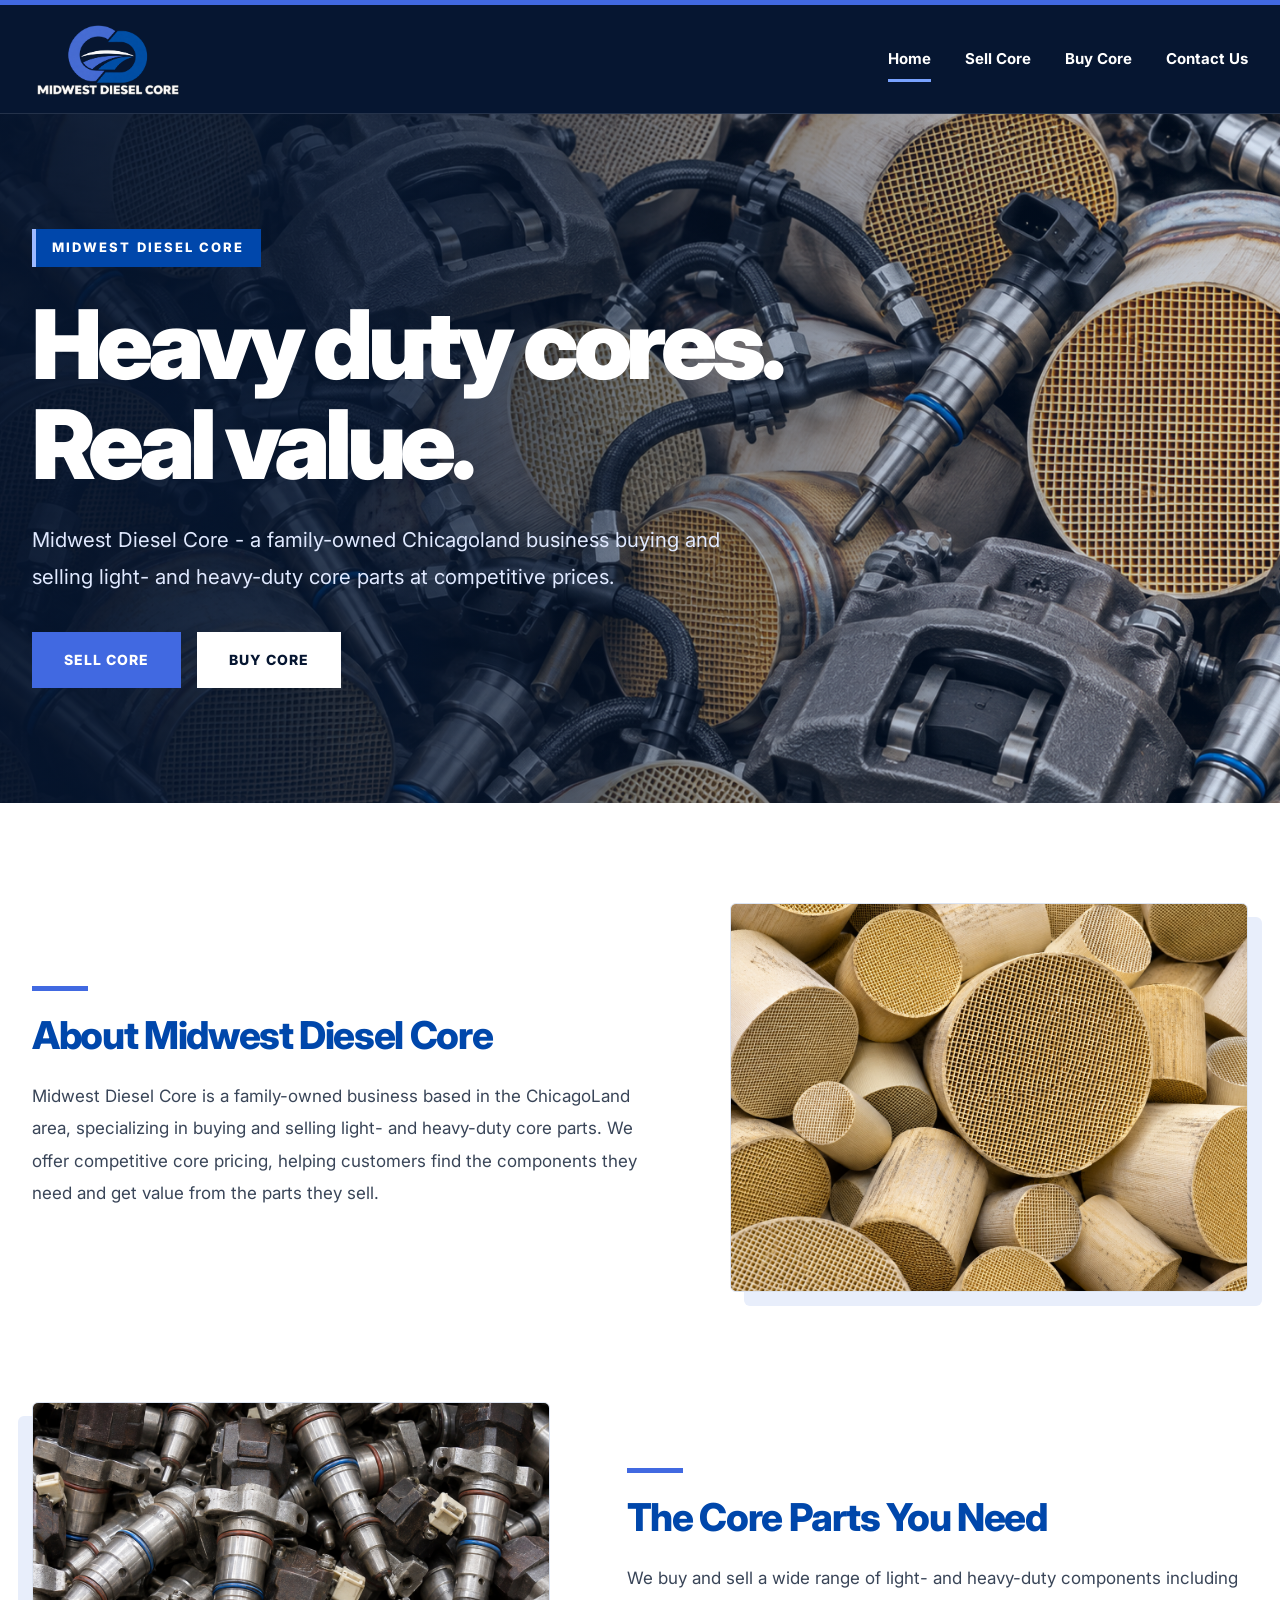
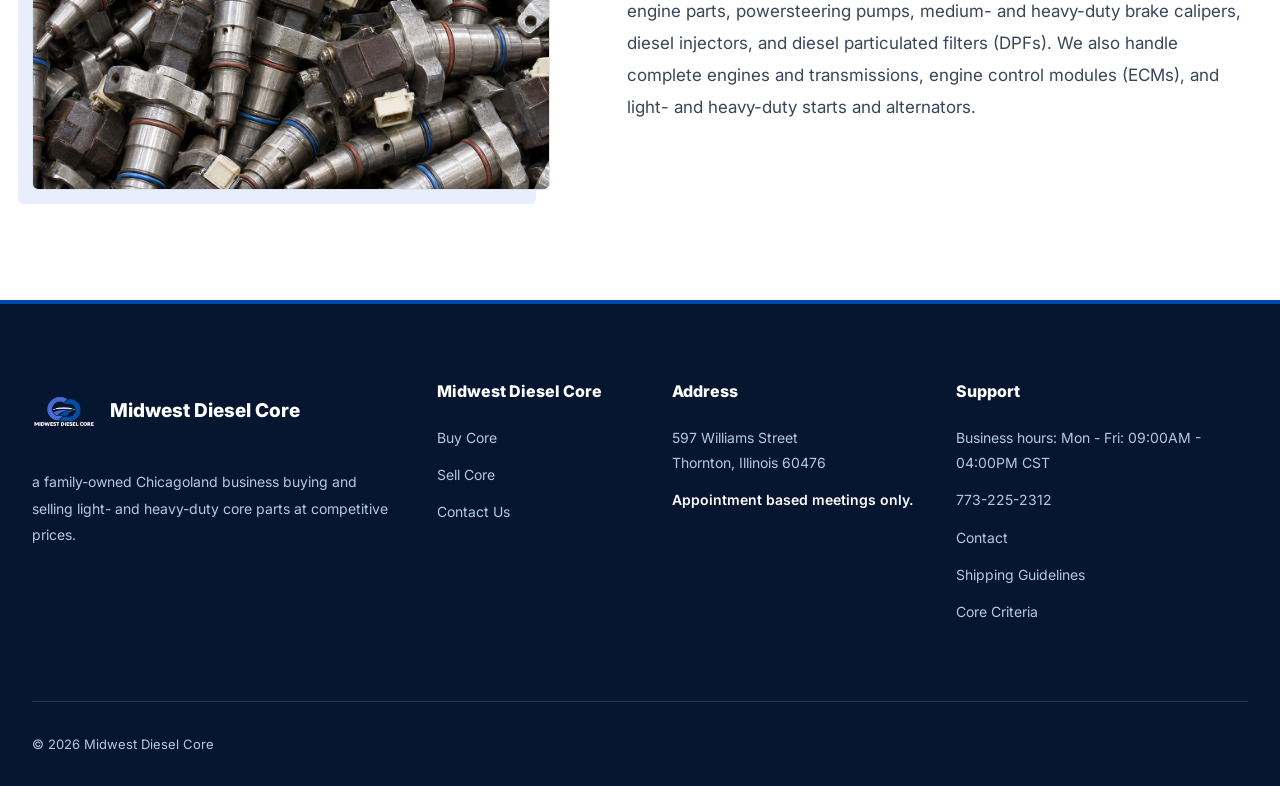
<file: index.html>
<!doctype html>
<html lang="en">
<head>
<meta charset="utf-8">
<meta name="viewport" content="width=device-width,initial-scale=1">
<meta name="description" content="Midwest Diesel Core">
<title>Home | Midwest Diesel Core</title>
<link rel="preconnect" href="https://fonts.googleapis.com">
<link rel="preconnect" href="https://fonts.gstatic.com" crossorigin>
 <link href="https://fonts.googleapis.com/css2?family=Inter:wght@400;500;600;700;800;900&display=swap" rel="stylesheet">
 <link rel="stylesheet" href="css/styles.css">
 <link rel="icon" type="image/png" href="images/favicon.png">
</head>
<body>
<header class="site-header">
    <div class="container nav">
        <a class="brand header-brand" href="index.html">
            <img
            class="brand-logo"
            src="images/mdcLogo.png"
            alt="Midwest Diesel Core"
            >
        </a>
        <button class="menu-btn" aria-label="Open navigation" aria-expanded="false">☰</button>

        <!-- Navigation Tabs -->
         <nav class="nav-links">
            <a href="index.html" aria-current="page">Home</a>
            <a href="sellCore.html">Sell Core</a>
            <a href="buyCore.html">Buy Core</a>
            <a href="contactUs.html">Contact Us</a>
         </nav>
    </div>
</header>

<!-- Midwest Diesel Core About -->

<main>
    <section class="hero">
        <div class="container hero-content reveal visible">
            <div class="eyebrow">Midwest Diesel Core</div>
            <h1 class="display">Heavy duty cores.<br>Real value.</h1>
            <p>Midwest Diesel Core - a family-owned Chicagoland business buying and selling light- and heavy-duty core parts at competitive prices.</p>
            <div class="hero-actions"><a class="btn btn-primary" href="sellCore.html">Sell Core</a><a class="btn btn-light" href="buyCore.html">Buy Core</a></div>
        </div>
        <section class="about-section">
            <div class="about-row">
                <div class="about-text">
                    <h2>About Midwest Diesel Core</h2>
                    <p>Midwest Diesel Core is a family-owned business based in the ChicagoLand area, specializing in buying and selling light- and heavy-duty core parts. We offer competitive core pricing, helping customers find the components they need and get value from the parts they sell.</p>
                </div>
                <img
                    class="about-image"
                    src="images/combs.png"
                    alt="Place Holder">
                </div>
                <div class="about-row about-row-reversed">
                    <div class="about-text">
                        <h2>The Core Parts You Need</h2>
                        <p>We buy and sell a wide range of light- and heavy-duty components including engine parts, powersteering pumps, medium- and heavy-duty brake calipers, diesel injectors, and diesel particulated filters (DPFs). We also handle complete engines and transmissions, engine control modules (ECMs), and light- and heavy-duty starts and alternators.</p>
                    </div>
                    <img
                        class="about-image"
                        src="images/injectors.png"
                        alt="Place Holder">
                </div>
            </section>
    </section>
</main>
<footer class="footer">
    <div class="container">
        <div class="footer-grid">

            <!-- Company Description-->
             <div>
                <a class="brand footer-brand" href="index.html">
                    <img
                        class="footer-logo"
                        src="images/mdcLogo.png"
                        alt="Midwest Diesel Core Logo">
                        <span>Midwest Diesel Core</span>
                </a>

                <p style="margin-top: 18px; max-width: 360px;">
                    a family-owned Chicagoland business buying and 
                    selling light- and heavy-duty core parts at competitive prices.
                </p>
             </div>
             
             <!-- Website Navigation -->
              <div>
                <h4>Midwest Diesel Core</h4>
                <a href="buyCore.html">Buy Core</a>
                <a href="sellCore.html">Sell Core</a>
                <a href="contactUs.html">Contact Us</a>
              </div>

              <!-- Company Info -->
               <div>
                <h4>Address</h4>
                <a href="https://www.google.com/maps/search/?api=1&query=597+Williams+Street+Thornton+IL+60476"
                target="_blank"
                rel="noopener noreferrer">597 Williams Street<br>Thornton, Illinois 60476</a>
                <a><strong>Appointment based meetings only.</strong></a>
               </div>

               <!-- Contact and Support -->
                <div>
                    <h4>Support</h4>
                    <a>Business hours: Mon - Fri: 09:00AM -  04:00PM CST</a>
                    <a href="tel:+17732252312">773-225-2312</a>
                    <a href="contactUs.html">Contact</a>
                    <a href="shippingGuidelines.html">Shipping Guidelines</a>
                    <a href="coreCriteria.html">Core Criteria</a>
                </div>
        </div>
        <div class="footer-bottom">
            <span>&copy; <span id="year"></span>Midwest Diesel Core</span>
        </div>
    </div>
</footer>
<script src="js/main.js"></script>
<script>document.getElementById('year').textContent = new Date().getFullYear();</script>
</body>
</html>
</file>
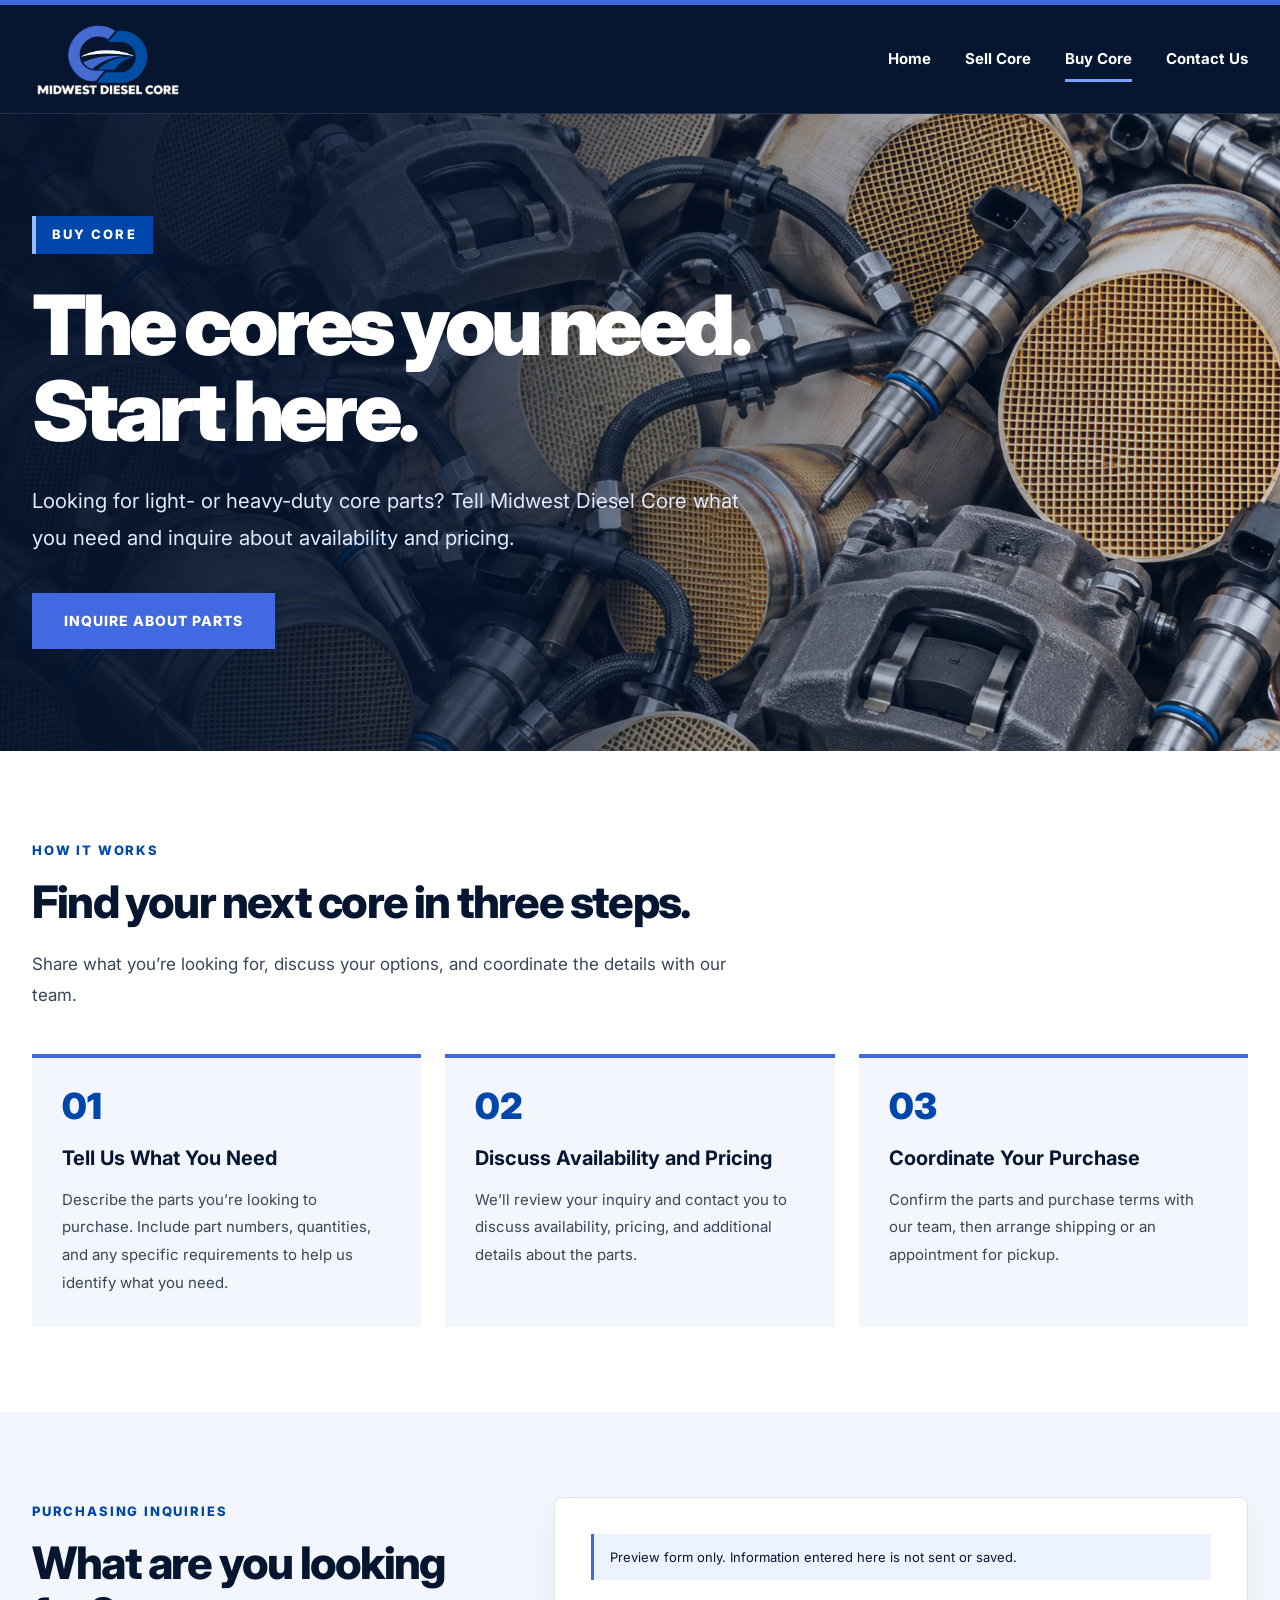
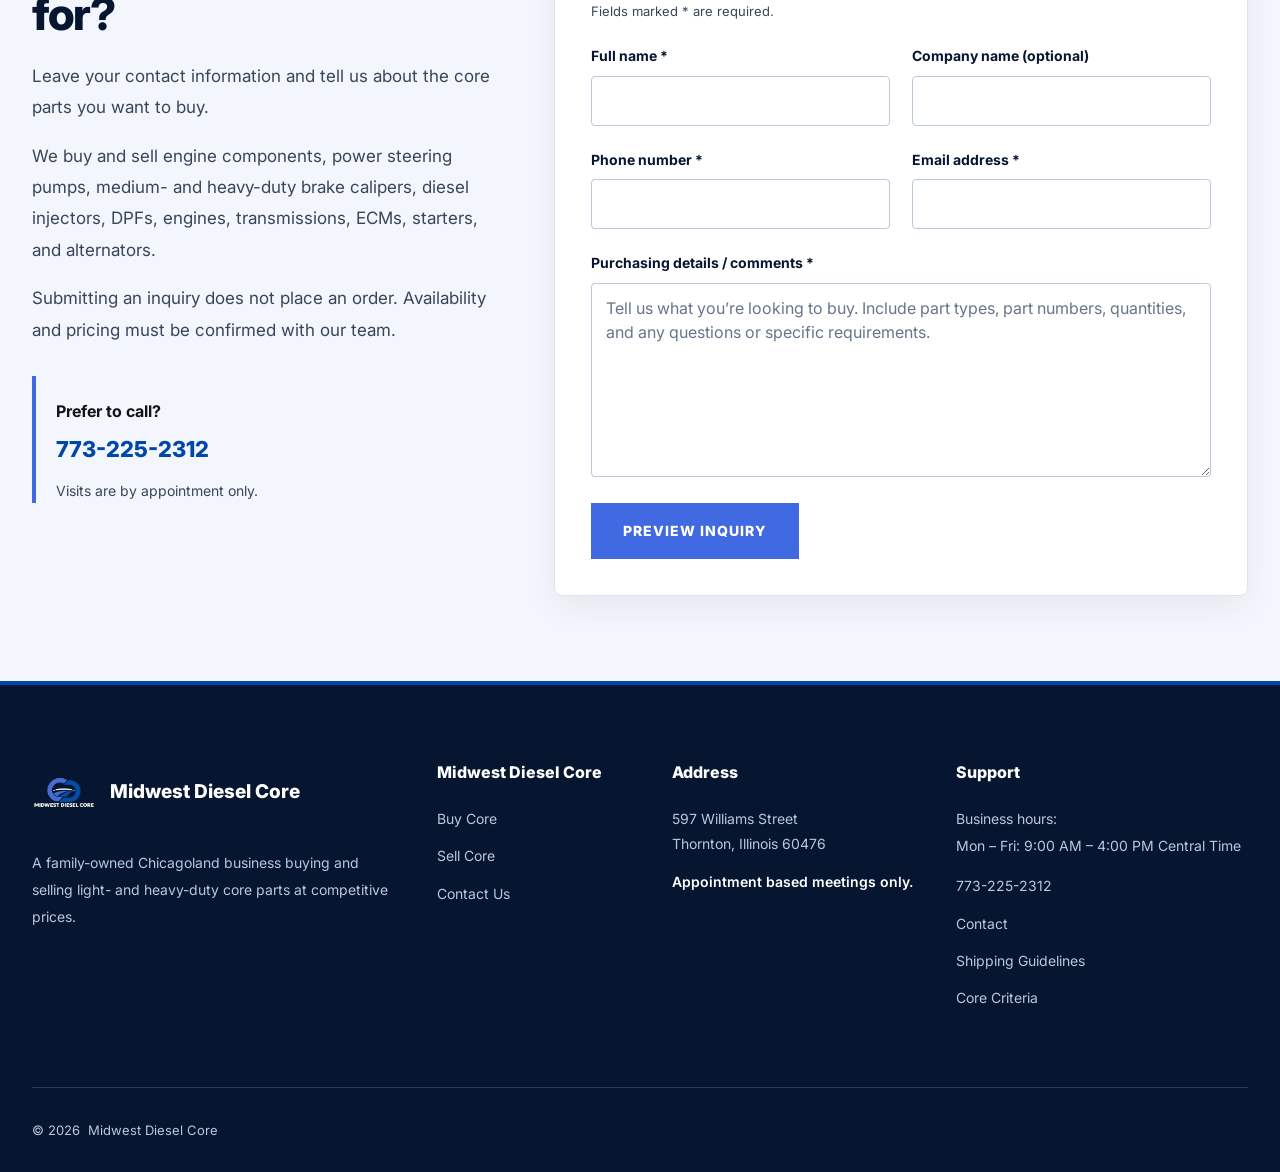
<file: buyCore.html>
<!doctype html>
<html lang="en">
<head>
  <meta charset="utf-8">
  <meta name="viewport" content="width=device-width, initial-scale=1">

  <meta
    name="description"
    content="Inquire about purchasing light- and heavy-duty core parts from Midwest Diesel Core, a family-owned Chicagoland business."
  >

  <title>Buy Core | Midwest Diesel Core</title>

  <link rel="preconnect" href="https://fonts.googleapis.com">
  <link rel="preconnect" href="https://fonts.gstatic.com" crossorigin>

  <link
    href="https://fonts.googleapis.com/css2?family=Inter:wght@400;500;600;700;800;900&display=swap"
    rel="stylesheet"
  >

  <link rel="stylesheet" href="css/styles.css">
  <link rel="icon" type="image/png" href="images/favicon.png">
</head>

<body>

  <!-- HEADER -->
  <header class="site-header">
    <div class="container nav">
      <a class="brand header-brand" href="index.html">
        <img
          class="brand-logo"
          src="images/mdcLogo.png"
          alt="Midwest Diesel Core"
        >
      </a>

      <button
        class="menu-btn"
        type="button"
        aria-label="Open navigation"
        aria-expanded="false"
        aria-controls="main-navigation"
      >
        ☰
      </button>

      <nav
        class="nav-links"
        id="main-navigation"
        aria-label="Main navigation"
      >
        <a href="index.html">Home</a>
        <a href="sellCore.html">Sell Core</a>
        <a href="buyCore.html" aria-current="page">Buy Core</a>
        <a href="contactUs.html">Contact Us</a>
      </nav>
    </div>
  </header>

  <main>

    <!-- HERO -->
    <section class="hero sell-hero" aria-labelledby="buy-title">
      <div class="container hero-content">
        <div class="eyebrow">Buy Core</div>

        <h1 class="display" id="buy-title">
          The cores you need.<br>
          Start here.
        </h1>

        <p>
          Looking for light- or heavy-duty core parts?
          Tell Midwest Diesel Core what you need and
          inquire about availability and pricing.
        </p>

        <div class="hero-actions">
          <a class="btn btn-primary" href="#buy-inquiry">
            Inquire About Parts
          </a>
        </div>
      </div>
    </section>

    <!-- PURCHASING PROCESS -->
    <section class="sell-process" aria-labelledby="process-title">
      <div class="container">

        <div class="sell-section-heading">
          <span class="sell-label">How It Works</span>

          <h2 id="process-title">
            Find your next core in three steps.
          </h2>

          <p>
            Share what you’re looking for, discuss your
            options, and coordinate the details with our team.
          </p>
        </div>

        <ol class="sell-steps">
          <li>
            <span class="sell-step-number" aria-hidden="true">
              01
            </span>

            <h3>Tell Us What You Need</h3>

            <p>
              Describe the parts you’re looking to purchase.
              Include part numbers, quantities, and any
              specific requirements to help us identify
              what you need.
            </p>
          </li>

          <li>
            <span class="sell-step-number" aria-hidden="true">
              02
            </span>

            <h3>Discuss Availability and Pricing</h3>

            <p>
              We’ll review your inquiry and contact you
              to discuss availability, pricing, and
              additional details about the parts.
            </p>
          </li>

          <li>
            <span class="sell-step-number" aria-hidden="true">
              03
            </span>

            <h3>Coordinate Your Purchase</h3>

            <p>
              Confirm the parts and purchase terms with
              our team, then arrange shipping or an
              appointment for pickup.
            </p>
          </li>
        </ol>

      </div>
    </section>

    <!-- PURCHASE INQUIRY -->
    <section
      class="sell-inquiry"
      id="buy-inquiry"
      aria-labelledby="inquiry-title"
    >
      <div class="container sell-inquiry-layout">

        <div class="sell-inquiry-intro">
          <span class="sell-label">Purchasing Inquiries</span>

          <h2 id="inquiry-title">
            What are you looking for?
          </h2>

          <p>
            Leave your contact information and tell us
            about the core parts you want to buy.
          </p>

          <p>
            We buy and sell engine components, power steering
            pumps, medium- and heavy-duty brake calipers,
            diesel injectors, DPFs, engines, transmissions,
            ECMs, starters, and alternators.
          </p>

          <p>
            Submitting an inquiry does not place an order.
            Availability and pricing must be confirmed
            with our team.
          </p>

          <div class="sell-contact-note">
            <strong>Prefer to call?</strong>

            <a href="tel:+17732252312">
              773-225-2312
            </a>

            <p>Visits are by appointment only.</p>
          </div>
        </div>

        <form class="sell-form" id="purchase-inquiry-form">

          <p class="sell-demo-notice" id="purchase-demo-notice">
            Preview form only. Information entered here
            is not sent or saved.
          </p>

          <p class="sell-required-note">
            Fields marked * are required.
          </p>

          <div class="sell-form-grid">

            <!-- NAME -->
            <div class="sell-field">
              <label for="full-name">Full name *</label>

              <input
                type="text"
                id="full-name"
                name="fullName"
                autocomplete="name"
                maxlength="100"
                required
              >
            </div>

            <!-- COMPANY -->
            <div class="sell-field">
              <label for="company">Company name (optional)</label>

              <input
                type="text"
                id="company"
                name="company"
                autocomplete="organization"
                maxlength="150"
              >
            </div>

            <!-- PHONE -->
            <div class="sell-field">
              <label for="phone">Phone number *</label>

              <input
                type="tel"
                id="phone"
                name="phone"
                autocomplete="tel"
                required
              >
            </div>

            <!-- EMAIL -->
            <div class="sell-field">
              <label for="email">Email address *</label>

              <input
                type="email"
                id="email"
                name="email"
                autocomplete="email"
                required
              >
            </div>

            <!-- PURCHASING DETAILS -->
            <div class="sell-field sell-field-full">
              <label for="purchasing-details">
                Purchasing details / comments *
              </label>

              <textarea
                id="purchasing-details"
                name="purchasingDetails"
                rows="7"
                maxlength="5000"
                placeholder="Tell us what you’re looking to buy. Include part types, part numbers, quantities, and any questions or specific requirements."
                required
              ></textarea>
            </div>

          </div>

          <button
            class="btn btn-primary"
            id="purchase-submit"
            type="submit"
            aria-describedby="purchase-demo-notice"
            disabled
          >
            Preview Inquiry
          </button>

          <noscript>
            <p>Enable JavaScript to preview this form.</p>
          </noscript>

          <p
            class="sell-form-status"
            id="purchase-status"
            role="status"
          ></p>

        </form>

      </div>
    </section>

  </main>

  <!-- FOOTER -->
  <footer class="footer">
    <div class="container">
      <div class="footer-grid">

        <!-- COMPANY DESCRIPTION -->
        <div>
          <a class="brand footer-brand" href="index.html">
            <img
              class="footer-logo"
              src="images/mdcLogo.png"
              alt="Midwest Diesel Core Logo"
            >

            <span>Midwest Diesel Core</span>
          </a>

          <p style="margin-top: 18px; max-width: 360px;">
            A family-owned Chicagoland business buying
            and selling light- and heavy-duty core parts
            at competitive prices.
          </p>
        </div>

        <!-- WEBSITE NAVIGATION -->
        <div>
          <h4>Midwest Diesel Core</h4>

          <a href="buyCore.html">Buy Core</a>
          <a href="sellCore.html">Sell Core</a>
          <a href="contactUs.html">Contact Us</a>
        </div>

        <!-- ADDRESS -->
        <div>
          <h4>Address</h4>

          <a
            href="https://www.google.com/maps/search/?api=1&amp;query=597+Williams+Street+Thornton+IL+60476"
            target="_blank"
            rel="noopener noreferrer"
          >
            597 Williams Street<br>
            Thornton, Illinois 60476
          </a>

          <p>
            <strong>Appointment based meetings only.</strong>
          </p>
        </div>

        <!-- SUPPORT -->
        <div>
          <h4>Support</h4>

          <p>
            Business hours:<br>
            Mon – Fri: 9:00 AM – 4:00 PM Central Time
          </p>

          <a href="tel:+17732252312">
            773-225-2312
          </a>

          <a href="contactUs.html">Contact</a>

          <a href="shippingGuidelines.html">
            Shipping Guidelines
          </a>

          <a href="coreCriteria.html">
            Core Criteria
          </a>
        </div>

      </div>

      <div class="footer-bottom">
        <span>
          &copy; <span id="year"></span> Midwest Diesel Core
        </span>
      </div>
    </div>
  </footer>

  <!-- SHARED NAVIGATION SCRIPT -->
  <script src="js/main.js"></script>

  <!-- YEAR AND FRONT-END FORM PREVIEW -->
  <script>
    const footerYear = document.getElementById("year");

    if (footerYear) {
      footerYear.textContent = new Date().getFullYear();
    }

    const purchaseForm =
      document.getElementById("purchase-inquiry-form");

    const purchaseStatus =
      document.getElementById("purchase-status");

    const purchaseSubmit =
      document.getElementById("purchase-submit");

    if (purchaseForm && purchaseStatus && purchaseSubmit) {
      purchaseForm.addEventListener("submit", (event) => {
        event.preventDefault();

        purchaseStatus.textContent =
          "Your form passed validation. This is a preview only—" +
          "your inquiry has not been sent or saved.";
      });

      purchaseForm.addEventListener("input", () => {
        purchaseStatus.textContent = "";
      });

      purchaseSubmit.disabled = false;
    }
  </script>

</body>
</html>
</file>
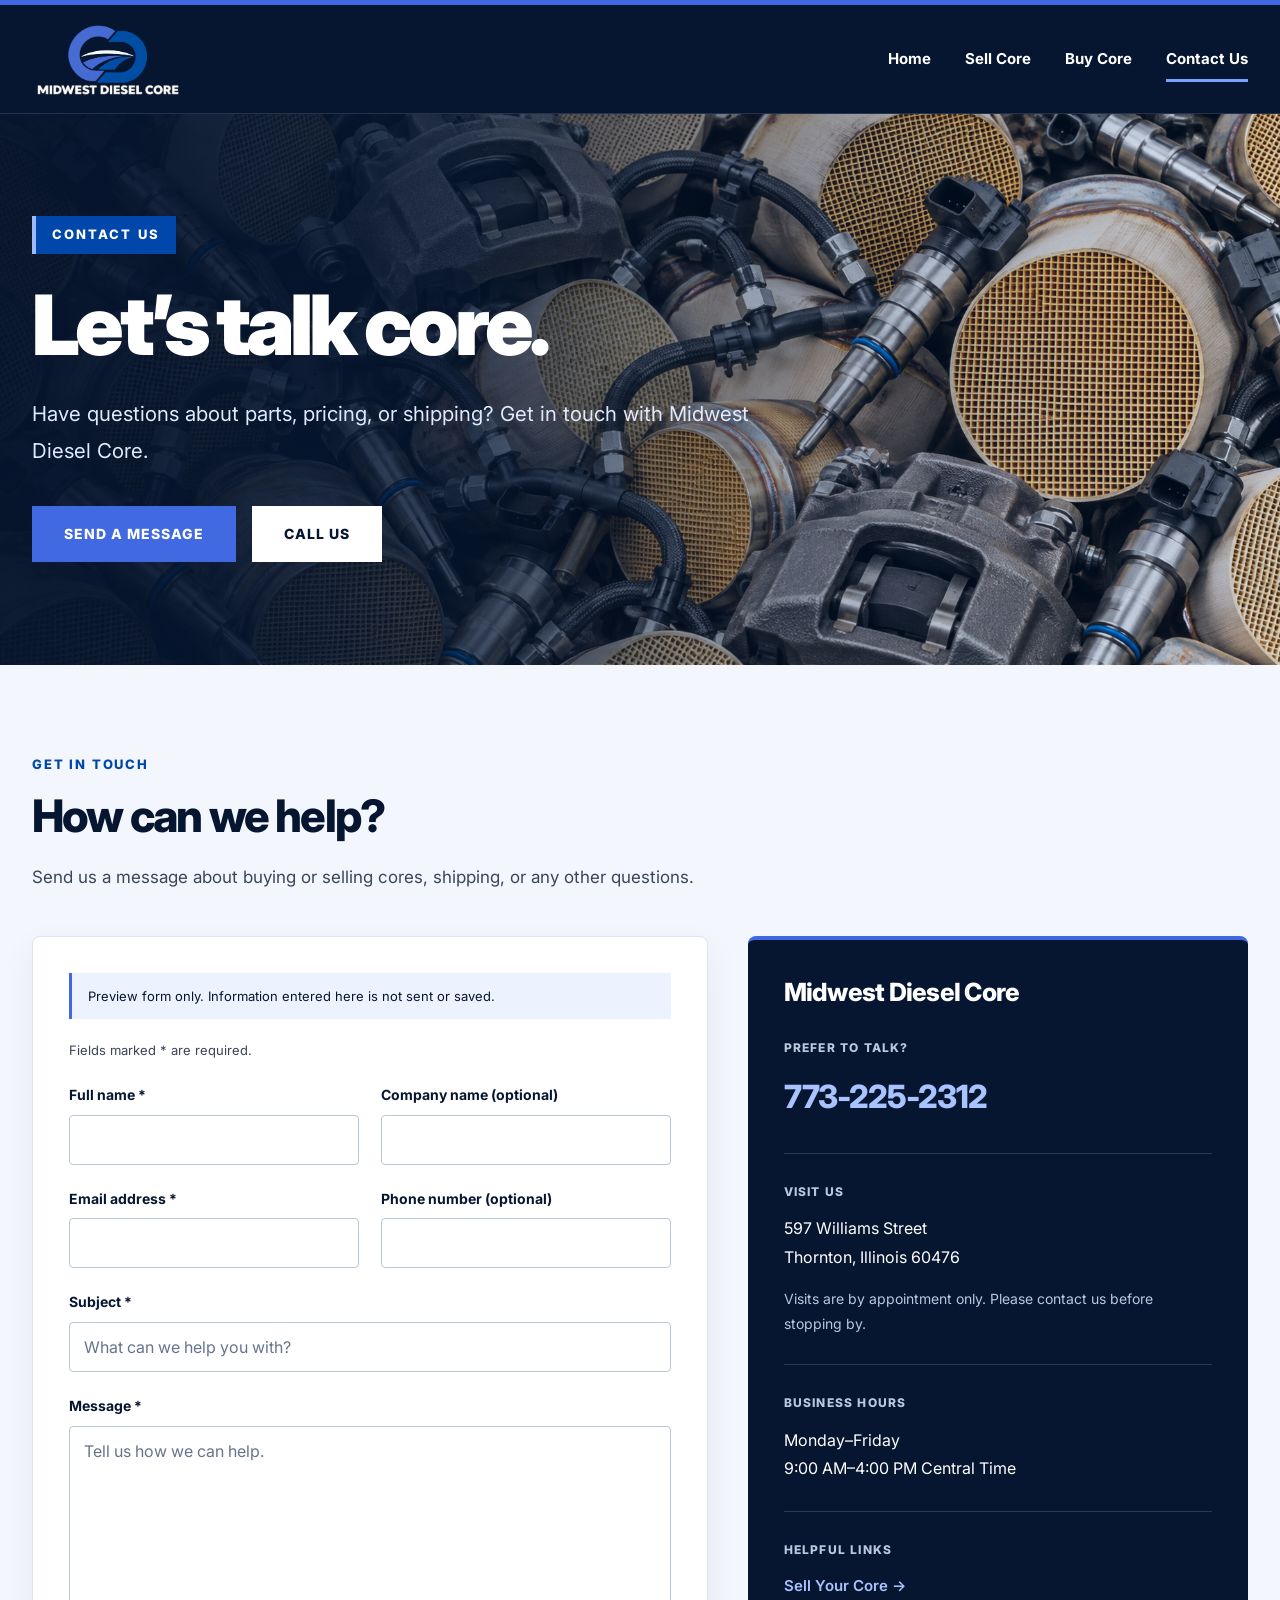
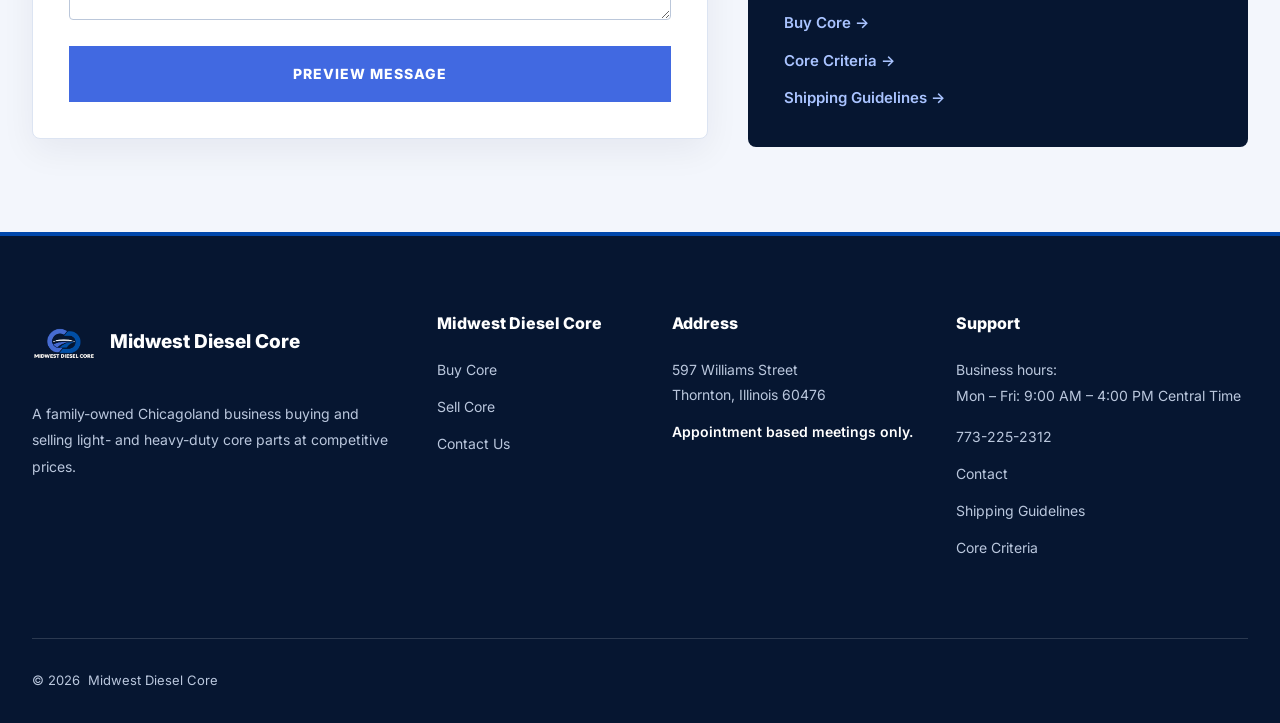
<file: contactUs.html>
<!doctype html>
<html lang="en">
<head>
  <meta charset="utf-8">
  <meta name="viewport" content="width=device-width, initial-scale=1">

  <meta
    name="description"
    content="Contact Midwest Diesel Core for questions about buying and selling core parts, pricing, and shipping."
  >

  <title>Contact Us | Midwest Diesel Core</title>

  <link rel="preconnect" href="https://fonts.googleapis.com">
  <link rel="preconnect" href="https://fonts.gstatic.com" crossorigin>

  <link
    href="https://fonts.googleapis.com/css2?family=Inter:wght@400;500;600;700;800;900&display=swap"
    rel="stylesheet"
  >

  <link rel="stylesheet" href="css/styles.css">
  <link rel="icon" type="image/png" href="images/favicon.png">
</head>

<body>

  <!-- HEADER -->
  <header class="site-header">
    <div class="container nav">
      <a class="brand header-brand" href="index.html">
        <img
          class="brand-logo"
          src="images/mdcLogo.png"
          alt="Midwest Diesel Core"
        >
      </a>

      <button
        class="menu-btn"
        type="button"
        aria-label="Open navigation"
        aria-expanded="false"
        aria-controls="main-navigation"
      >
        ☰
      </button>

      <nav
        class="nav-links"
        id="main-navigation"
        aria-label="Main navigation"
      >
        <a href="index.html">Home</a>
        <a href="sellCore.html">Sell Core</a>
        <a href="buyCore.html">Buy Core</a>
        <a href="contactUs.html" aria-current="page">Contact Us</a>
      </nav>
    </div>
  </header>

  <main>

    <!-- SHARED BANNER -->
    <section class="hero sell-hero" aria-labelledby="contact-title">
      <div class="container hero-content">
        <div class="eyebrow">Contact Us</div>

        <h1 class="display" id="contact-title">
          Let’s talk core.
        </h1>

        <p>
          Have questions about parts, pricing, or shipping?
          Get in touch with Midwest Diesel Core.
        </p>

        <div class="hero-actions">
          <a class="btn btn-primary" href="#contact-form">
            Send a Message
          </a>

          <a class="btn btn-light" href="tel:+17732252312">
            Call Us
          </a>
        </div>
      </div>
    </section>

    <!-- CONTACT SECTION -->
    <section
      class="contact-section"
      aria-labelledby="contact-section-title"
    >
      <div class="container">

        <div class="sell-section-heading">
          <span class="sell-label">Get in Touch</span>

          <h2 id="contact-section-title">
            How can we help?
          </h2>

          <p>
            Send us a message about buying or selling cores,
            shipping, or any other questions.
          </p>
        </div>

        <div class="contact-layout">

          <!-- CONTACT FORM -->
          <form class="sell-form" id="contact-form">

            <p class="sell-demo-notice" id="contact-demo-notice">
              Preview form only. Information entered here
              is not sent or saved.
            </p>

            <p class="sell-required-note">
              Fields marked * are required.
            </p>

            <div class="sell-form-grid">

              <div class="sell-field">
                <label for="full-name">Full name *</label>

                <input
                  type="text"
                  id="full-name"
                  name="fullName"
                  autocomplete="name"
                  maxlength="100"
                  required
                >
              </div>

              <div class="sell-field">
                <label for="company">Company name (optional)</label>

                <input
                  type="text"
                  id="company"
                  name="company"
                  autocomplete="organization"
                  maxlength="150"
                >
              </div>

              <div class="sell-field">
                <label for="email">Email address *</label>

                <input
                  type="email"
                  id="email"
                  name="email"
                  autocomplete="email"
                  required
                >
              </div>

              <div class="sell-field">
                <label for="phone">Phone number (optional)</label>

                <input
                  type="tel"
                  id="phone"
                  name="phone"
                  autocomplete="tel"
                >
              </div>

              <div class="sell-field sell-field-full">
                <label for="subject">Subject *</label>

                <input
                  type="text"
                  id="subject"
                  name="subject"
                  placeholder="What can we help you with?"
                  maxlength="200"
                  required
                >
              </div>

              <div class="sell-field sell-field-full">
                <label for="message">Message *</label>

                <textarea
                  id="message"
                  name="message"
                  rows="7"
                  maxlength="5000"
                  placeholder="Tell us how we can help."
                  required
                ></textarea>
              </div>

            </div>

            <button
              class="btn btn-primary"
              id="contact-submit"
              type="submit"
              aria-describedby="contact-demo-notice"
              disabled
            >
              Preview Message
            </button>

            <noscript>
              <p>Enable JavaScript to preview this form.</p>
            </noscript>

            <p
              class="sell-form-status"
              id="contact-status"
              role="status"
            ></p>

          </form>

          <!-- COMPANY CONTACT DETAILS -->
          <aside
            class="contact-card"
            aria-labelledby="contact-card-title"
          >
            <h2 id="contact-card-title">
              Midwest Diesel Core
            </h2>

            <div class="contact-card-block">
              <h3>Prefer to talk?</h3>

              <a
                class="contact-phone"
                href="tel:+17732252312"
              >
                773-225-2312
              </a>
            </div>

            <div class="contact-card-block">
              <h3>Visit Us</h3>

              <address>
                <a
                  href="https://www.google.com/maps/search/?api=1&amp;query=597+Williams+Street+Thornton+IL+60476"
                  target="_blank"
                  rel="noopener noreferrer"
                >
                  597 Williams Street<br>
                  Thornton, Illinois 60476
                </a>
              </address>

              <p class="contact-appointment">
                Visits are by appointment only.
                Please contact us before stopping by.
              </p>
            </div>

            <div class="contact-card-block">
              <h3>Business Hours</h3>

              <p>
                Monday–Friday<br>
                9:00 AM–4:00 PM Central Time
              </p>
            </div>

            <div class="contact-card-block">
              <h3>Helpful Links</h3>

              <div class="contact-help-links">
                <a href="sellCore.html">Sell Your Core →</a>
                <a href="buyCore.html">Buy Core →</a>
                <a href="coreCriteria.html">Core Criteria →</a>

                <a href="shippingGuidelines.html">
                  Shipping Guidelines →
                </a>
              </div>
            </div>

          </aside>

        </div>
      </div>
    </section>

  </main>

  <!-- FOOTER -->
  <footer class="footer">
    <div class="container">
      <div class="footer-grid">

        <div>
          <a class="brand footer-brand" href="index.html">
            <img
              class="footer-logo"
              src="images/mdcLogo.png"
              alt="Midwest Diesel Core Logo"
            >

            <span>Midwest Diesel Core</span>
          </a>

          <p style="margin-top: 18px; max-width: 360px;">
            A family-owned Chicagoland business buying
            and selling light- and heavy-duty core parts
            at competitive prices.
          </p>
        </div>

        <div>
          <h4>Midwest Diesel Core</h4>

          <a href="buyCore.html">Buy Core</a>
          <a href="sellCore.html">Sell Core</a>
          <a href="contactUs.html">Contact Us</a>
        </div>

        <div>
          <h4>Address</h4>

          <a
            href="https://www.google.com/maps/search/?api=1&amp;query=597+Williams+Street+Thornton+IL+60476"
            target="_blank"
            rel="noopener noreferrer"
          >
            597 Williams Street<br>
            Thornton, Illinois 60476
          </a>

          <p>
            <strong>Appointment based meetings only.</strong>
          </p>
        </div>

        <div>
          <h4>Support</h4>

          <p>
            Business hours:<br>
            Mon – Fri: 9:00 AM – 4:00 PM Central Time
          </p>

          <a href="tel:+17732252312">
            773-225-2312
          </a>

          <a href="contactUs.html">Contact</a>

          <a href="shippingGuidelines.html">
            Shipping Guidelines
          </a>

          <a href="coreCriteria.html">
            Core Criteria
          </a>
        </div>

      </div>

      <div class="footer-bottom">
        <span>
          &copy; <span id="year"></span> Midwest Diesel Core
        </span>
      </div>
    </div>
  </footer>

  <!-- SCRIPTS -->
  <script src="js/main.js"></script>

  <script>
    const footerYear = document.getElementById("year");

    if (footerYear) {
      footerYear.textContent = new Date().getFullYear();
    }

    const contactForm = document.getElementById("contact-form");
    const contactStatus = document.getElementById("contact-status");
    const contactSubmit = document.getElementById("contact-submit");

    if (contactForm && contactStatus && contactSubmit) {
      contactForm.addEventListener("submit", (event) => {
        event.preventDefault();

        contactStatus.textContent =
          "Your form passed validation. This is a preview only—" +
          "your message has not been sent or saved.";
      });

      contactForm.addEventListener("input", () => {
        contactStatus.textContent = "";
      });

      contactSubmit.disabled = false;
    }
  </script>

</body>
</html>
</file>
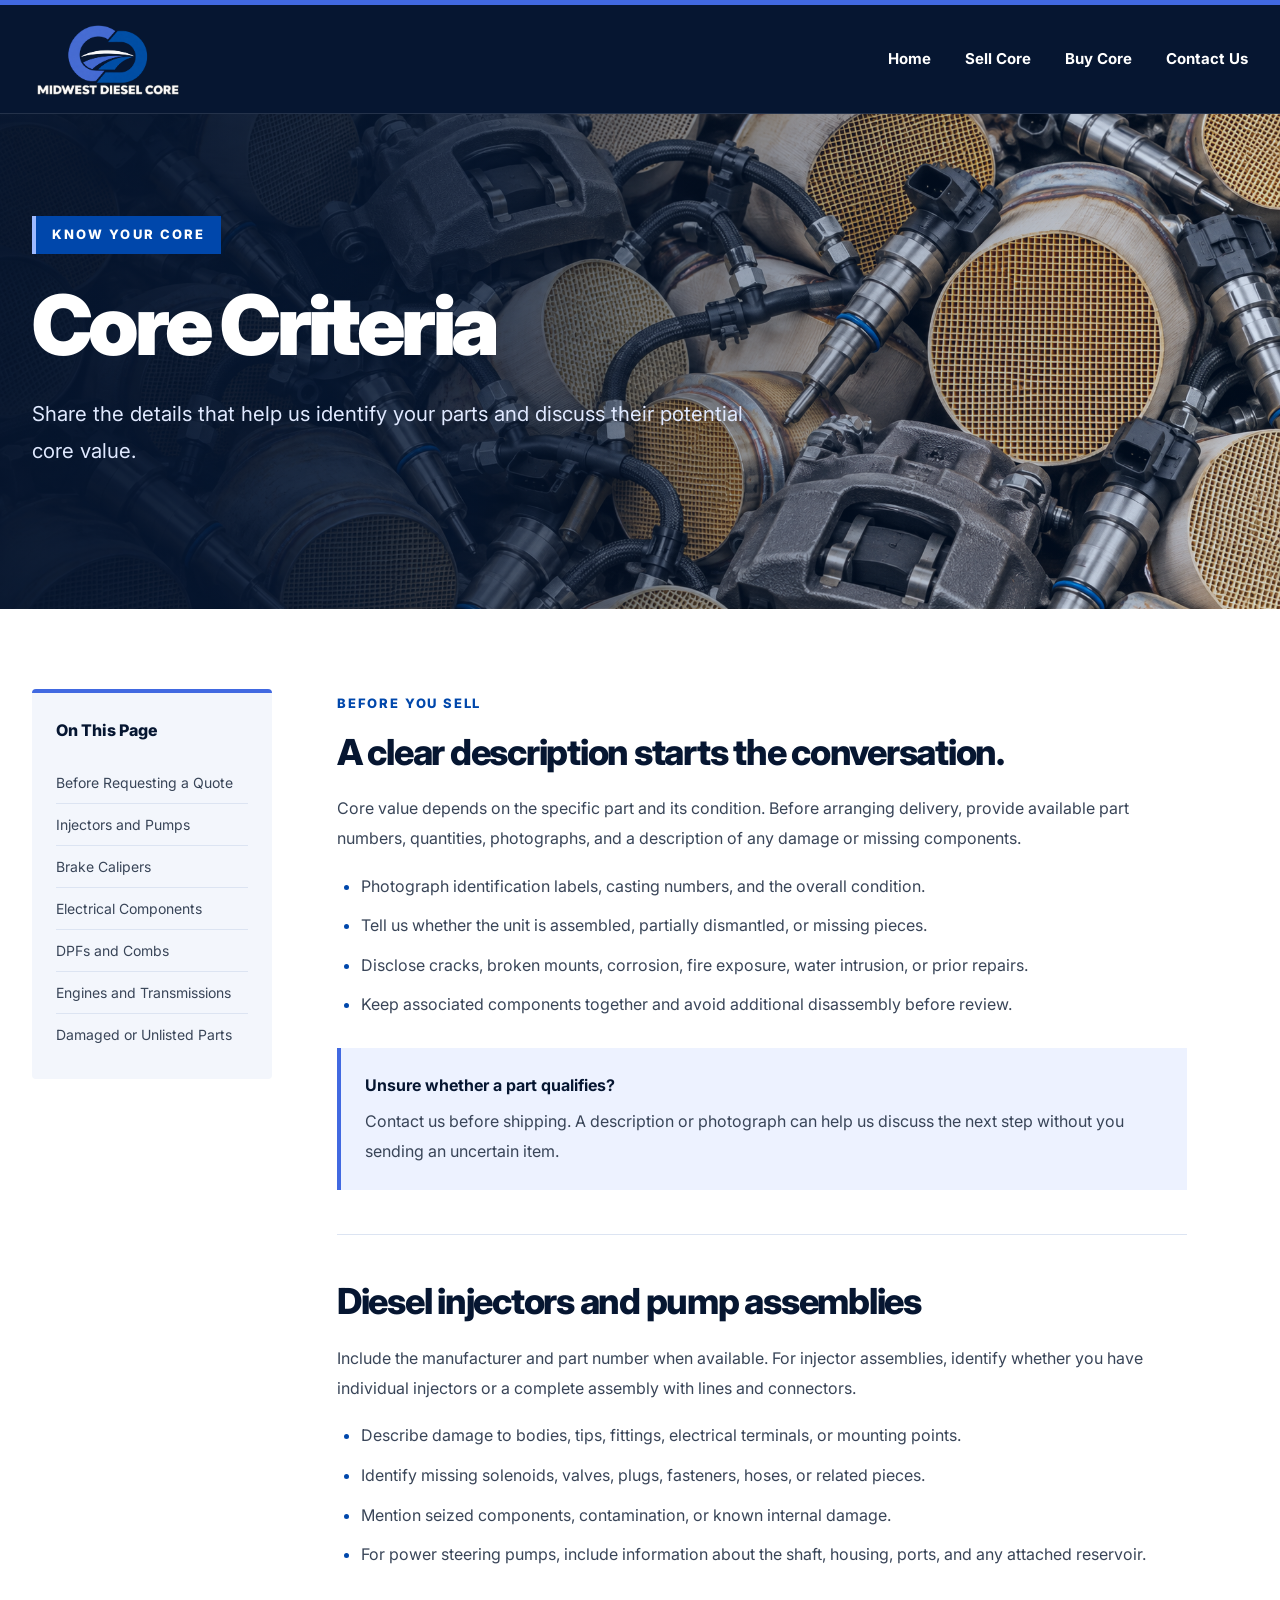
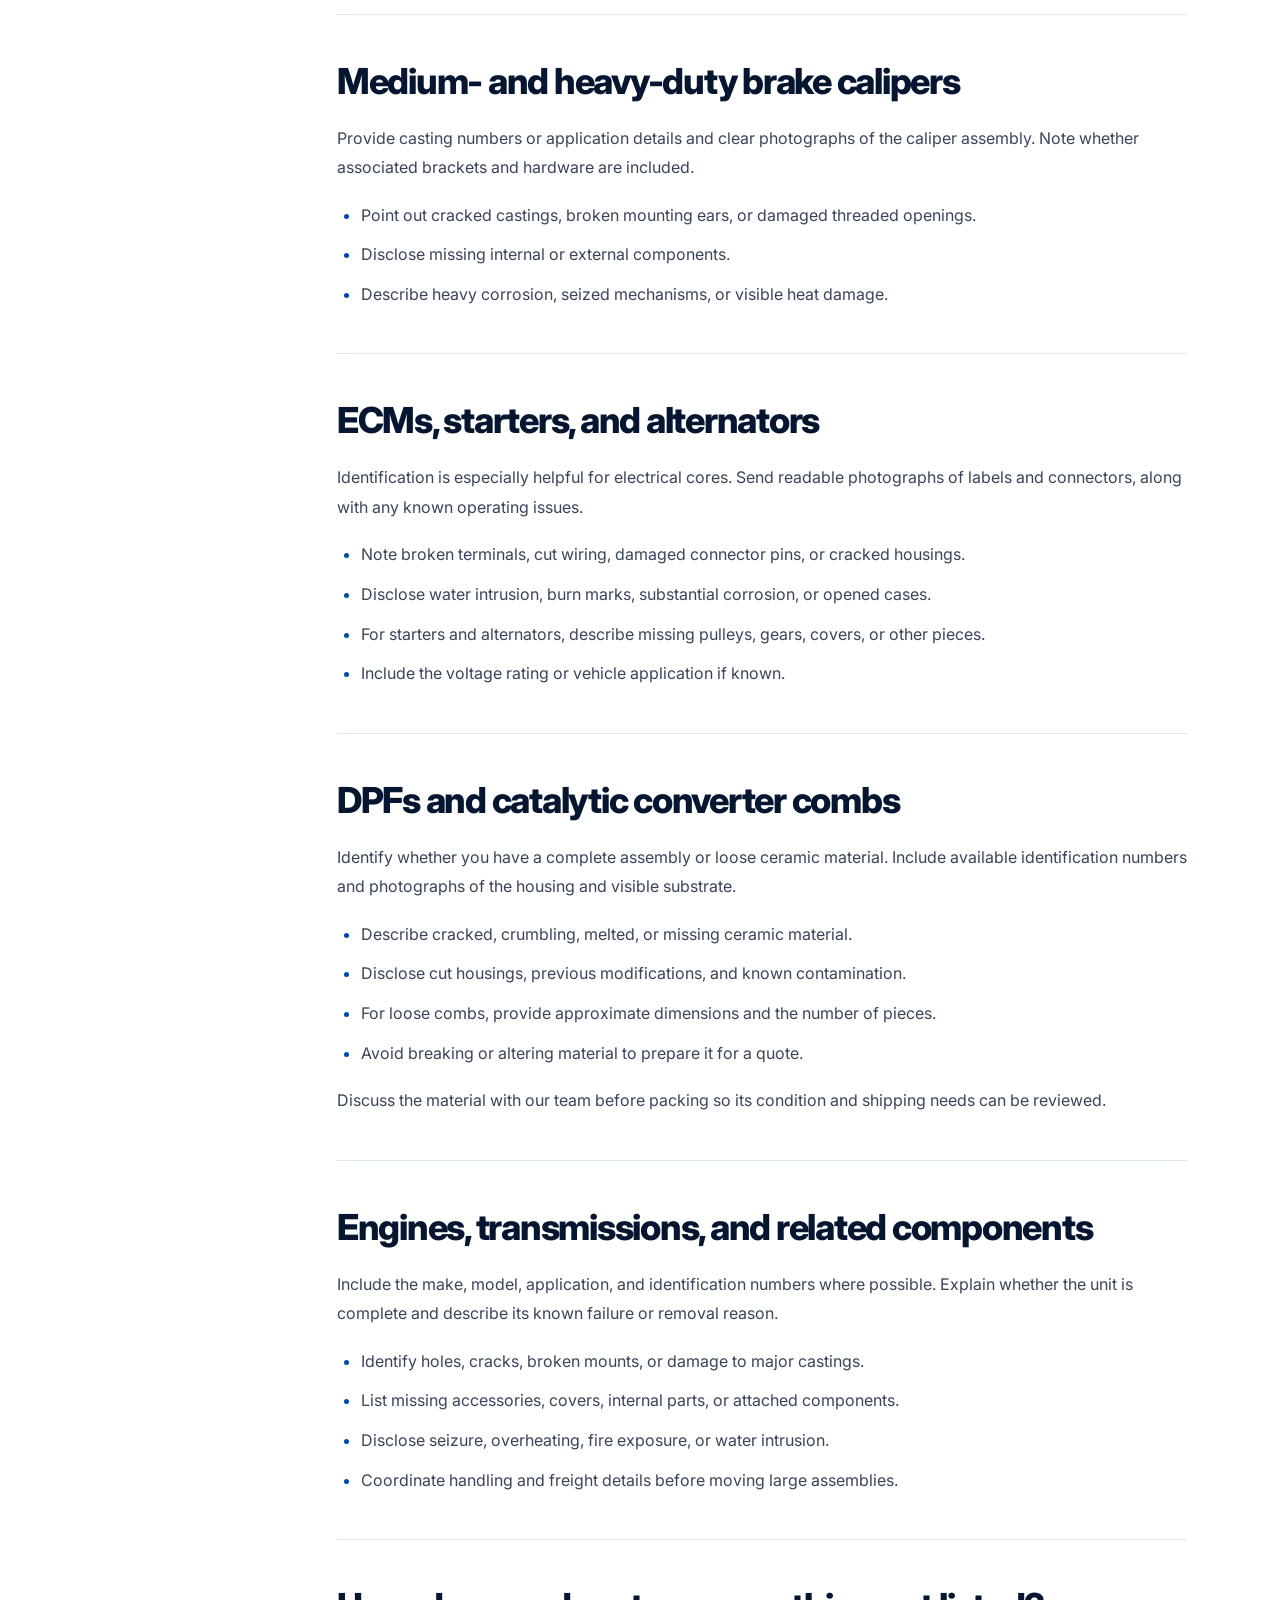
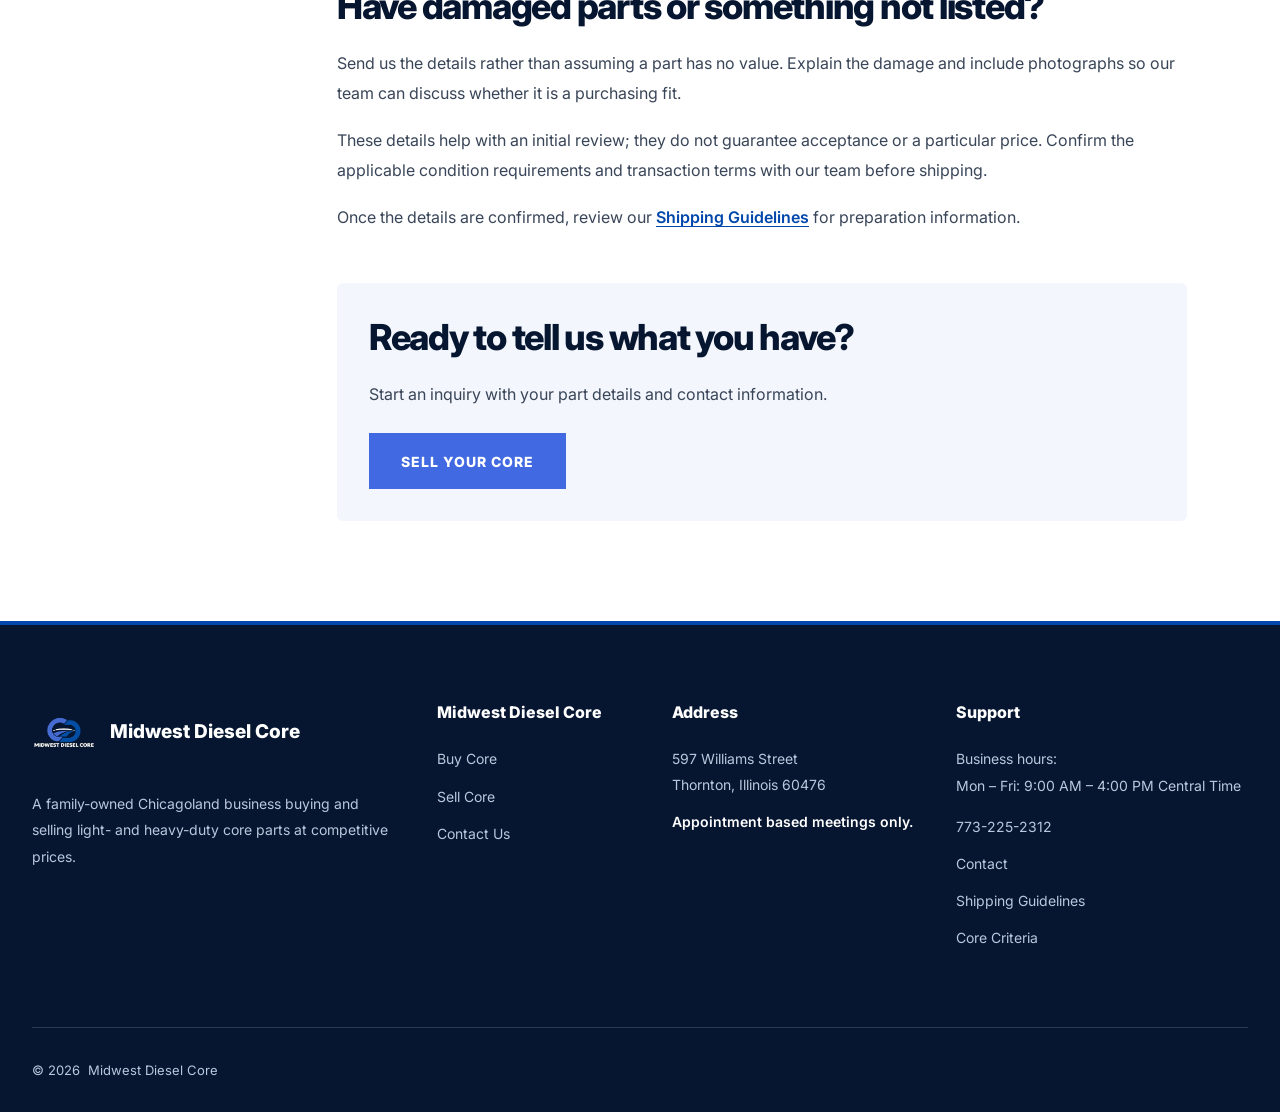
<file: coreCriteria.html>
<!doctype html>
<html lang="en">
<head>
  <meta charset="utf-8">
  <meta name="viewport" content="width=device-width, initial-scale=1">

  <meta
    name="description"
    content="Review core condition and identification guidance before selling parts to Midwest Diesel Core."
  >

  <title>Core Criteria | Midwest Diesel Core</title>

  <link rel="preconnect" href="https://fonts.googleapis.com">
  <link rel="preconnect" href="https://fonts.gstatic.com" crossorigin>

  <link
    href="https://fonts.googleapis.com/css2?family=Inter:wght@400;500;600;700;800;900&display=swap"
    rel="stylesheet"
  >

  <link rel="stylesheet" href="css/styles.css">
  <link rel="icon" type="image/png" href="images/favicon.png">
</head>

<body>

  <!-- HEADER -->
  <header class="site-header">
    <div class="container nav">
      <a class="brand header-brand" href="index.html">
        <img
          class="brand-logo"
          src="images/mdcLogo.png"
          alt="Midwest Diesel Core"
        >
      </a>

      <button
        class="menu-btn"
        type="button"
        aria-label="Open navigation"
        aria-expanded="false"
        aria-controls="main-navigation"
      >☰</button>

      <nav
        class="nav-links"
        id="main-navigation"
        aria-label="Main navigation"
      >
        <a href="index.html">Home</a>
        <a href="sellCore.html">Sell Core</a>
        <a href="buyCore.html">Buy Core</a>
        <a href="contactUs.html">Contact Us</a>
      </nav>
    </div>
  </header>

  <main>

    <!-- SHARED BANNER -->
    <section class="hero sell-hero" aria-labelledby="criteria-title">
      <div class="container hero-content">
        <div class="eyebrow">Know Your Core</div>

        <h1 class="display" id="criteria-title">
          Core Criteria
        </h1>

        <p>
          Share the details that help us identify your
          parts and discuss their potential core value.
        </p>
      </div>
    </section>

    <section class="guide-section">
      <div class="container guide-layout">

        <!-- PAGE NAVIGATION -->
        <aside class="guide-sidebar">
          <nav aria-label="Core criteria topics">
            <h2>On This Page</h2>
            <a href="#general-review">Before Requesting a Quote</a>
            <a href="#fuel-components">Injectors and Pumps</a>
            <a href="#brake-components">Brake Calipers</a>
            <a href="#electrical-components">Electrical Components</a>
            <a href="#aftertreatment">DPFs and Combs</a>
            <a href="#engines-transmissions">Engines and Transmissions</a>
            <a href="#damaged-parts">Damaged or Unlisted Parts</a>
          </nav>
        </aside>

        <div class="guide-content">

          <!-- Confirm acceptance standards with the owner before launch. -->

          <section class="guide-block" id="general-review">
            <span class="sell-label">Before You Sell</span>
            <h2>A clear description starts the conversation.</h2>

            <p>
              Core value depends on the specific part and
              its condition. Before arranging delivery,
              provide available part numbers, quantities,
              photographs, and a description of any damage
              or missing components.
            </p>

            <ul>
              <li>
                Photograph identification labels, casting
                numbers, and the overall condition.
              </li>
              <li>
                Tell us whether the unit is assembled,
                partially dismantled, or missing pieces.
              </li>
              <li>
                Disclose cracks, broken mounts, corrosion,
                fire exposure, water intrusion, or prior repairs.
              </li>
              <li>
                Keep associated components together and
                avoid additional disassembly before review.
              </li>
            </ul>

            <div class="guide-callout">
              <strong>Unsure whether a part qualifies?</strong>
              <p>
                Contact us before shipping. A description
                or photograph can help us discuss the next
                step without you sending an uncertain item.
              </p>
            </div>
          </section>

          <section class="guide-block" id="fuel-components">
            <h2>Diesel injectors and pump assemblies</h2>

            <p>
              Include the manufacturer and part number when
              available. For injector assemblies, identify
              whether you have individual injectors or a
              complete assembly with lines and connectors.
            </p>

            <ul>
              <li>
                Describe damage to bodies, tips, fittings,
                electrical terminals, or mounting points.
              </li>
              <li>
                Identify missing solenoids, valves, plugs,
                fasteners, hoses, or related pieces.
              </li>
              <li>
                Mention seized components, contamination,
                or known internal damage.
              </li>
              <li>
                For power steering pumps, include information
                about the shaft, housing, ports, and any
                attached reservoir.
              </li>
            </ul>
          </section>

          <section class="guide-block" id="brake-components">
            <h2>Medium- and heavy-duty brake calipers</h2>

            <p>
              Provide casting numbers or application details
              and clear photographs of the caliper assembly.
              Note whether associated brackets and hardware
              are included.
            </p>

            <ul>
              <li>
                Point out cracked castings, broken mounting
                ears, or damaged threaded openings.
              </li>
              <li>
                Disclose missing internal or external components.
              </li>
              <li>
                Describe heavy corrosion, seized mechanisms,
                or visible heat damage.
              </li>
            </ul>
          </section>

          <section class="guide-block" id="electrical-components">
            <h2>ECMs, starters, and alternators</h2>

            <p>
              Identification is especially helpful for
              electrical cores. Send readable photographs
              of labels and connectors, along with any
              known operating issues.
            </p>

            <ul>
              <li>
                Note broken terminals, cut wiring, damaged
                connector pins, or cracked housings.
              </li>
              <li>
                Disclose water intrusion, burn marks,
                substantial corrosion, or opened cases.
              </li>
              <li>
                For starters and alternators, describe
                missing pulleys, gears, covers, or other pieces.
              </li>
              <li>
                Include the voltage rating or vehicle
                application if known.
              </li>
            </ul>
          </section>

          <section class="guide-block" id="aftertreatment">
            <h2>DPFs and catalytic converter combs</h2>

            <p>
              Identify whether you have a complete assembly
              or loose ceramic material. Include available
              identification numbers and photographs of
              the housing and visible substrate.
            </p>

            <ul>
              <li>
                Describe cracked, crumbling, melted, or
                missing ceramic material.
              </li>
              <li>
                Disclose cut housings, previous modifications,
                and known contamination.
              </li>
              <li>
                For loose combs, provide approximate dimensions
                and the number of pieces.
              </li>
              <li>
                Avoid breaking or altering material to
                prepare it for a quote.
              </li>
            </ul>

            <p>
              Discuss the material with our team before
              packing so its condition and shipping needs
              can be reviewed.
            </p>
          </section>

          <section class="guide-block" id="engines-transmissions">
            <h2>Engines, transmissions, and related components</h2>

            <p>
              Include the make, model, application, and
              identification numbers where possible.
              Explain whether the unit is complete and
              describe its known failure or removal reason.
            </p>

            <ul>
              <li>
                Identify holes, cracks, broken mounts,
                or damage to major castings.
              </li>
              <li>
                List missing accessories, covers,
                internal parts, or attached components.
              </li>
              <li>
                Disclose seizure, overheating, fire exposure,
                or water intrusion.
              </li>
              <li>
                Coordinate handling and freight details
                before moving large assemblies.
              </li>
            </ul>
          </section>

          <section class="guide-block" id="damaged-parts">
            <h2>Have damaged parts or something not listed?</h2>

            <p>
              Send us the details rather than assuming a
              part has no value. Explain the damage and
              include photographs so our team can discuss
              whether it is a purchasing fit.
            </p>

            <p>
              These details help with an initial review;
              they do not guarantee acceptance or a particular
              price. Confirm the applicable condition
              requirements and transaction terms with our
              team before shipping.
            </p>

            <p>
              Once the details are confirmed, review our
              <a href="shippingGuidelines.html">Shipping Guidelines</a>
              for preparation information.
            </p>
          </section>

          <div class="guide-cta">
            <h2>Ready to tell us what you have?</h2>
            <p>
              Start an inquiry with your part details
              and contact information.
            </p>
            <a class="btn btn-primary" href="sellCore.html#sell-inquiry">
              Sell Your Core
            </a>
          </div>

        </div>
      </div>
    </section>

  </main>

  <!-- FOOTER -->
  <footer class="footer">
    <div class="container">
      <div class="footer-grid">

        <div>
          <a class="brand footer-brand" href="index.html">
            <img
              class="footer-logo"
              src="images/mdcLogo.png"
              alt="Midwest Diesel Core Logo"
            >
            <span>Midwest Diesel Core</span>
          </a>

          <p style="margin-top: 18px; max-width: 360px;">
            A family-owned Chicagoland business buying
            and selling light- and heavy-duty core parts
            at competitive prices.
          </p>
        </div>

        <div>
          <h4>Midwest Diesel Core</h4>
          <a href="buyCore.html">Buy Core</a>
          <a href="sellCore.html">Sell Core</a>
          <a href="contactUs.html">Contact Us</a>
        </div>

        <div>
          <h4>Address</h4>
          <a
            href="https://www.google.com/maps/search/?api=1&amp;query=597+Williams+Street+Thornton+IL+60476"
            target="_blank"
            rel="noopener noreferrer"
          >
            597 Williams Street<br>
            Thornton, Illinois 60476
          </a>
          <p>
            <strong>Appointment based meetings only.</strong>
          </p>
        </div>

        <div>
          <h4>Support</h4>
          <p>
            Business hours:<br>
            Mon – Fri: 9:00 AM – 4:00 PM Central Time
          </p>
          <a href="tel:+17732252312">773-225-2312</a>
          <a href="contactUs.html">Contact</a>
          <a href="shippingGuidelines.html">Shipping Guidelines</a>
          <a href="coreCriteria.html" aria-current="page">
            Core Criteria
          </a>
        </div>

      </div>

      <div class="footer-bottom">
        <span>
          &copy; <span id="year"></span> Midwest Diesel Core
        </span>
      </div>
    </div>
  </footer>

  <script src="js/main.js"></script>
  <script>
    const footerYear = document.getElementById("year");
    if (footerYear) {
      footerYear.textContent = new Date().getFullYear();
    }
  </script>

</body>
</html>
</file>
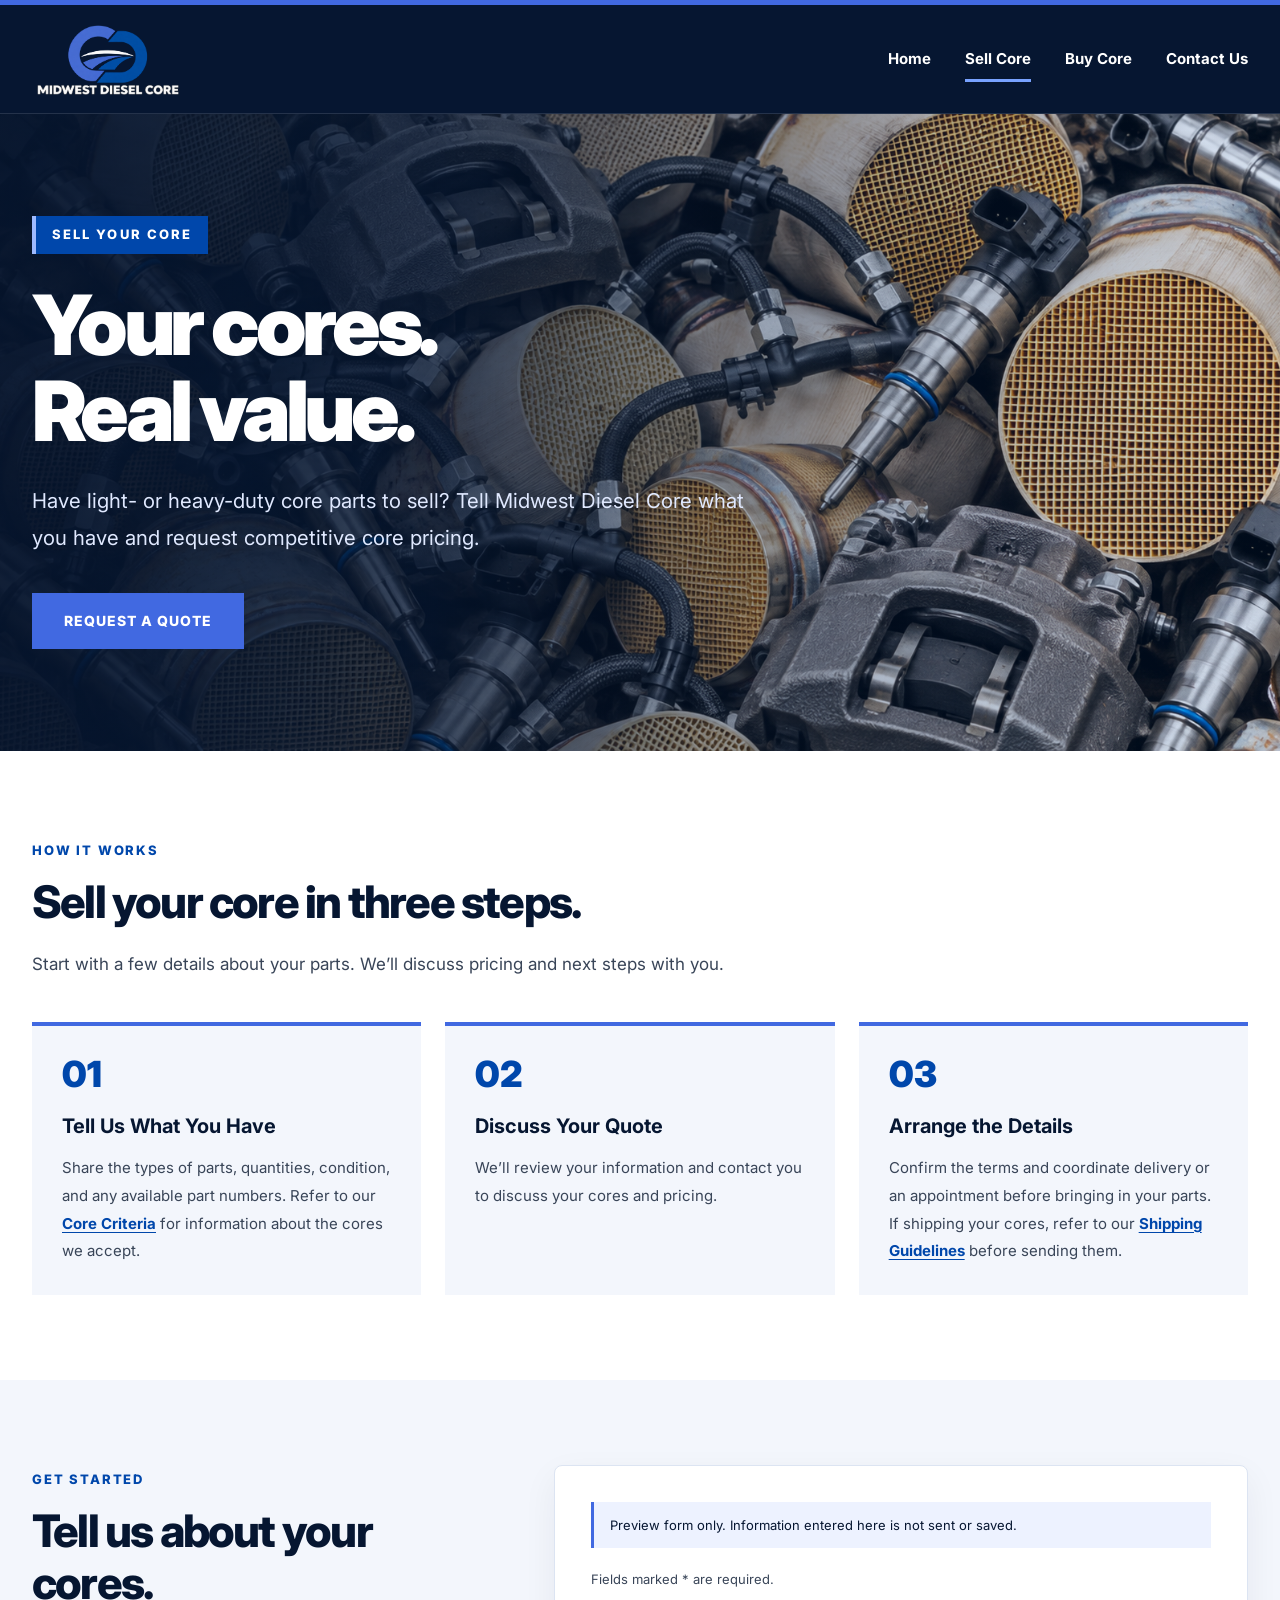
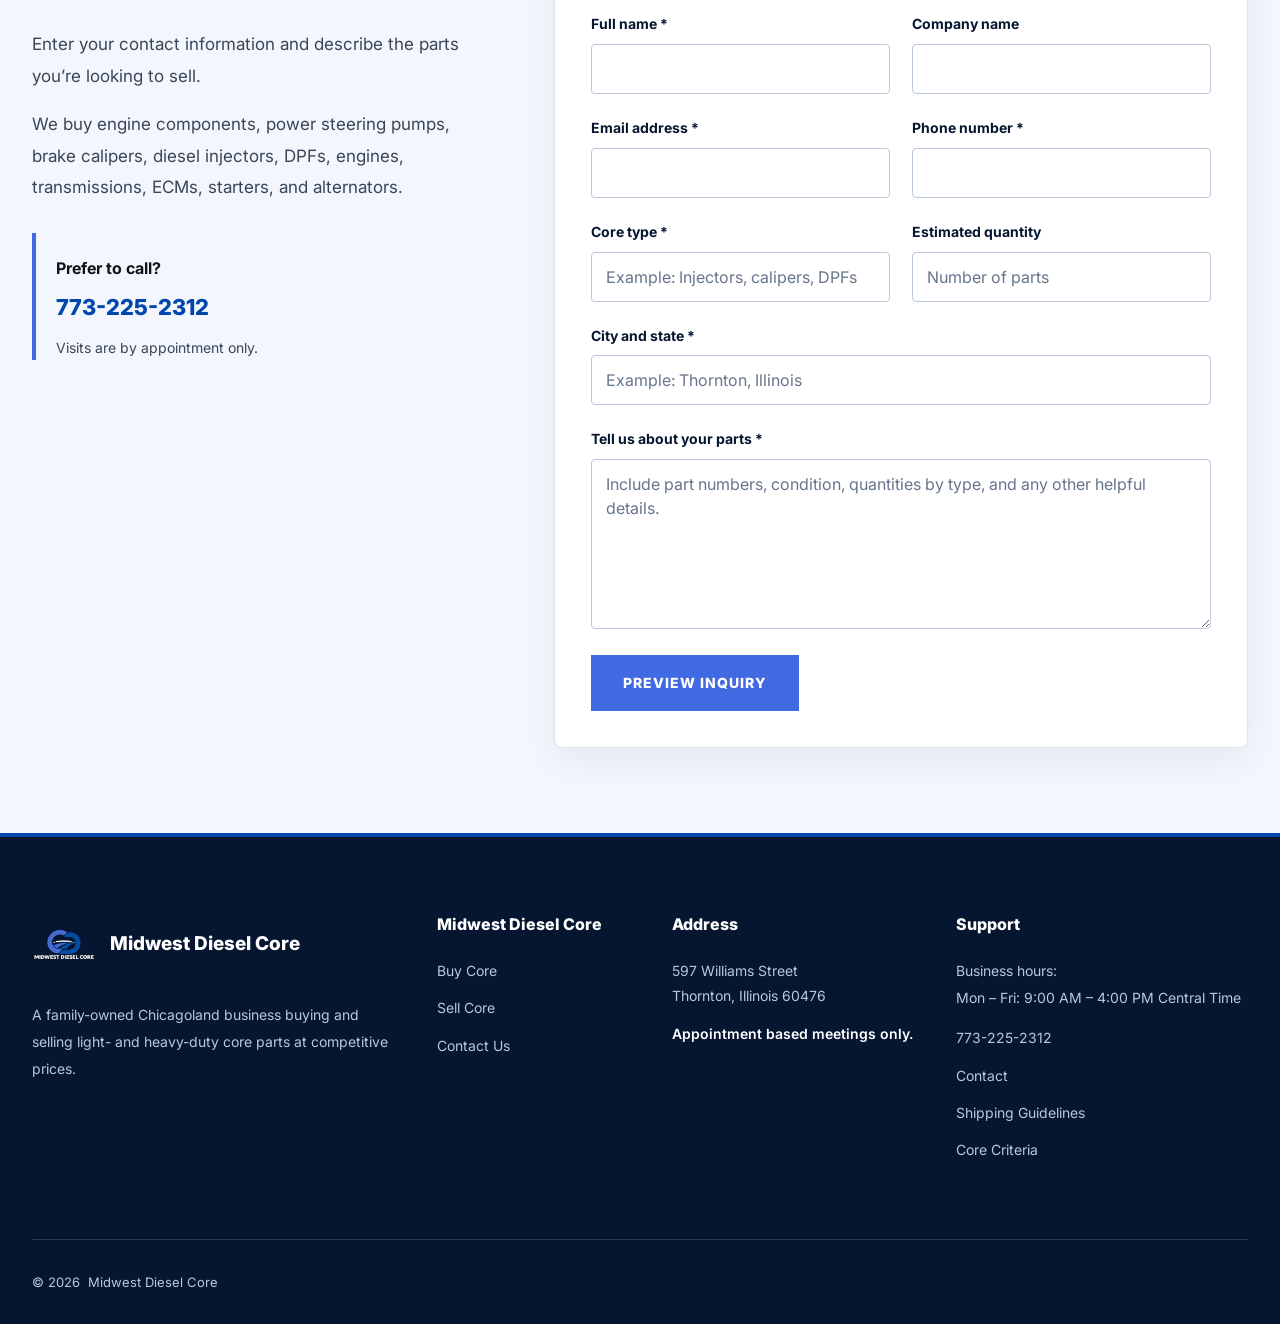
<file: sellCore.html>
<!doctype html>
<html lang="en">
<head>
  <meta charset="utf-8">
  <meta name="viewport" content="width=device-width, initial-scale=1">

  <meta
    name="description"
    content="Sell your light- and heavy-duty core parts to Midwest Diesel Core, a family-owned business in Chicagoland."
  >

  <title>Sell Core | Midwest Diesel Core</title>

  <link rel="preconnect" href="https://fonts.googleapis.com">
  <link rel="preconnect" href="https://fonts.gstatic.com" crossorigin>

  <link
    href="https://fonts.googleapis.com/css2?family=Inter:wght@400;500;600;700;800;900&display=swap"
    rel="stylesheet"
  >

  <link rel="stylesheet" href="css/styles.css">
  <link rel="icon" type="image/png" href="images/favicon.png">
</head>

<body>

  <!-- HEADER -->
  <header class="site-header">
    <div class="container nav">
      <a class="brand header-brand" href="index.html">
        <img
          class="brand-logo"
          src="images/mdcLogo.png"
          alt="Midwest Diesel Core"
        >
      </a>

      <button
        class="menu-btn"
        type="button"
        aria-label="Open navigation"
        aria-expanded="false"
        aria-controls="main-navigation"
      >
        ☰
      </button>

      <nav
        class="nav-links"
        id="main-navigation"
        aria-label="Main navigation"
      >
        <a href="index.html">Home</a>
        <a href="sellCore.html" aria-current="page">Sell Core</a>
        <a href="buyCore.html">Buy Core</a>
        <a href="contactUs.html">Contact Us</a>
      </nav>
    </div>
  </header>

  <main>

    <!-- HERO: SAME BACKGROUND AS INDEX -->
    <section class="hero sell-hero" aria-labelledby="sell-title">
      <div class="container hero-content">
        <div class="eyebrow">Sell Your Core</div>

        <h1 class="display" id="sell-title">
          Your cores.<br>
          Real value.
        </h1>

        <p>
          Have light- or heavy-duty core parts to sell?
          Tell Midwest Diesel Core what you have and request
          competitive core pricing.
        </p>

        <div class="hero-actions">
          <a class="btn btn-primary" href="#sell-inquiry">
            Request a Quote
          </a>
        </div>
      </div>
    </section>

    <!-- SELLING PROCESS -->
    <section class="sell-process" aria-labelledby="process-title">
      <div class="container">

        <div class="sell-section-heading">
          <span class="sell-label">How It Works</span>

          <h2 id="process-title">
            Sell your core in three steps.
          </h2>

          <p>
            Start with a few details about your parts.
            We’ll discuss pricing and next steps with you.
          </p>
        </div>

<ol class="sell-steps">
  <li>
    <span class="sell-step-number" aria-hidden="true">01</span>

    <h3>Tell Us What You Have</h3>

    <p>
      Share the types of parts, quantities, condition,
      and any available part numbers. Refer to our
      <a class="sell-step-link" href="coreCriteria.html">Core Criteria</a>
      for information about the cores we accept.
    </p>
  </li>

  <li>
    <span class="sell-step-number" aria-hidden="true">02</span>

    <h3>Discuss Your Quote</h3>

    <p>
      We’ll review your information and contact you
      to discuss your cores and pricing.
    </p>
  </li>

  <li>
    <span class="sell-step-number" aria-hidden="true">03</span>

    <h3>Arrange the Details</h3>

    <p>
      Confirm the terms and coordinate delivery or
      an appointment before bringing in your parts.
      If shipping your cores, refer to our
      <a class="sell-step-link" href="shippingGuidelines.html">Shipping Guidelines</a>
      before sending them.
    </p>
  </li>
</ol>

      </div>
    </section>

    <!-- INQUIRY FORM -->
    <section
      class="sell-inquiry"
      id="sell-inquiry"
      aria-labelledby="inquiry-title"
    >
      <div class="container sell-inquiry-layout">

        <div class="sell-inquiry-intro">
          <span class="sell-label">Get Started</span>

          <h2 id="inquiry-title">
            Tell us about your cores.
          </h2>

          <p>
            Enter your contact information and describe the
            parts you’re looking to sell.
          </p>

          <p>
            We buy engine components, power steering pumps,
            brake calipers, diesel injectors, DPFs, engines,
            transmissions, ECMs, starters, and alternators.
          </p>

          <div class="sell-contact-note">
            <strong>Prefer to call?</strong>

            <a href="tel:+17732252312">
              773-225-2312
            </a>

            <p>Visits are by appointment only.</p>
          </div>
        </div>

        <form class="sell-form" id="core-inquiry-form">

          <p class="sell-demo-notice" id="form-demo-notice">
            Preview form only. Information entered here
            is not sent or saved.
          </p>

          <p class="sell-required-note">
            Fields marked * are required.
          </p>

          <div class="sell-form-grid">

            <!-- NAME -->
            <div class="sell-field">
              <label for="full-name">Full name *</label>

              <input
                type="text"
                id="full-name"
                name="fullName"
                autocomplete="name"
                maxlength="100"
                required
              >
            </div>

            <!-- COMPANY -->
            <div class="sell-field">
              <label for="company">Company name</label>

              <input
                type="text"
                id="company"
                name="company"
                autocomplete="organization"
                maxlength="150"
              >
            </div>

            <!-- EMAIL -->
            <div class="sell-field">
              <label for="email">Email address *</label>

              <input
                type="email"
                id="email"
                name="email"
                autocomplete="email"
                required
              >
            </div>

            <!-- PHONE -->
            <div class="sell-field">
              <label for="phone">Phone number *</label>

              <input
                type="tel"
                id="phone"
                name="phone"
                autocomplete="tel"
                required
              >
            </div>

            <!-- CORE TYPE -->
<div class="sell-field">
  <label for="core-type">Core type *</label>

  <input
    type="text"
    id="core-type"
    name="coreType"
    placeholder="Example: Injectors, calipers, DPFs"
    maxlength="200"
    required
  >
</div>

            <!-- QUANTITY -->
            <div class="sell-field">
              <label for="quantity">Estimated quantity</label>

              <input
                type="number"
                id="quantity"
                name="quantity"
                min="1"
                step="1"
                placeholder="Number of parts"
              >
            </div>

            <!-- LOCATION -->
            <div class="sell-field sell-field-full">
              <label for="location">City and state *</label>

              <input
                type="text"
                id="location"
                name="location"
                placeholder="Example: Thornton, Illinois"
                required
              >
            </div>

            <!-- PART DETAILS -->
            <div class="sell-field sell-field-full">
              <label for="details">
                Tell us about your parts *
              </label>

              <textarea
                id="details"
                name="details"
                rows="6"
                maxlength="5000"
                placeholder="Include part numbers, condition, quantities by type, and any other helpful details."
                required
              ></textarea>
            </div>

          </div>

          <button
            class="btn btn-primary"
            id="inquiry-submit"
            type="submit"
            aria-describedby="form-demo-notice"
            disabled
          >
            Preview Inquiry
          </button>

          <noscript>
            <p>Enable JavaScript to preview this form.</p>
          </noscript>

          <p
            class="sell-form-status"
            id="inquiry-status"
            role="status"
          ></p>

        </form>

      </div>
    </section>

  </main>

  <!-- FOOTER -->
  <footer class="footer">
    <div class="container">
      <div class="footer-grid">

        <!-- COMPANY DESCRIPTION -->
        <div>
          <a class="brand footer-brand" href="index.html">
            <img
              class="footer-logo"
              src="images/mdcLogo.png"
              alt="Midwest Diesel Core Logo"
            >

            <span>Midwest Diesel Core</span>
          </a>

          <p style="margin-top: 18px; max-width: 360px;">
            A family-owned Chicagoland business buying
            and selling light- and heavy-duty core parts
            at competitive prices.
          </p>
        </div>

        <!-- WEBSITE NAVIGATION -->
        <div>
          <h4>Midwest Diesel Core</h4>

          <a href="buyCore.html">Buy Core</a>
          <a href="sellCore.html">Sell Core</a>
          <a href="contactUs.html">Contact Us</a>
        </div>

        <!-- ADDRESS -->
        <div>
          <h4>Address</h4>

          <a
            href="https://www.google.com/maps/search/?api=1&amp;query=597+Williams+Street+Thornton+IL+60476"
            target="_blank"
            rel="noopener noreferrer"
          >
            597 Williams Street<br>
            Thornton, Illinois 60476
          </a>

          <p>
            <strong>Appointment based meetings only.</strong>
          </p>
        </div>

        <!-- SUPPORT -->
        <div>
          <h4>Support</h4>

          <p>
            Business hours:<br>
            Mon – Fri: 9:00 AM – 4:00 PM Central Time
          </p>

          <a href="tel:+17732252312">
            773-225-2312
          </a>

          <a href="contactUs.html">Contact</a>

          <a href="shippingGuidelines.html">
            Shipping Guidelines
          </a>

          <a href="coreCriteria.html">
            Core Criteria
          </a>
        </div>

      </div>

      <div class="footer-bottom">
        <span>
          &copy; <span id="year"></span> Midwest Diesel Core
        </span>
      </div>
    </div>
  </footer>

  <!-- SCRIPTS -->
  <script src="js/main.js"></script>
  <script src="js/sellCore.js"></script>

  <script>
    const year = document.getElementById("year");

    if (year) {
      year.textContent = new Date().getFullYear();
    }
  </script>

</body>
</html>
</file>
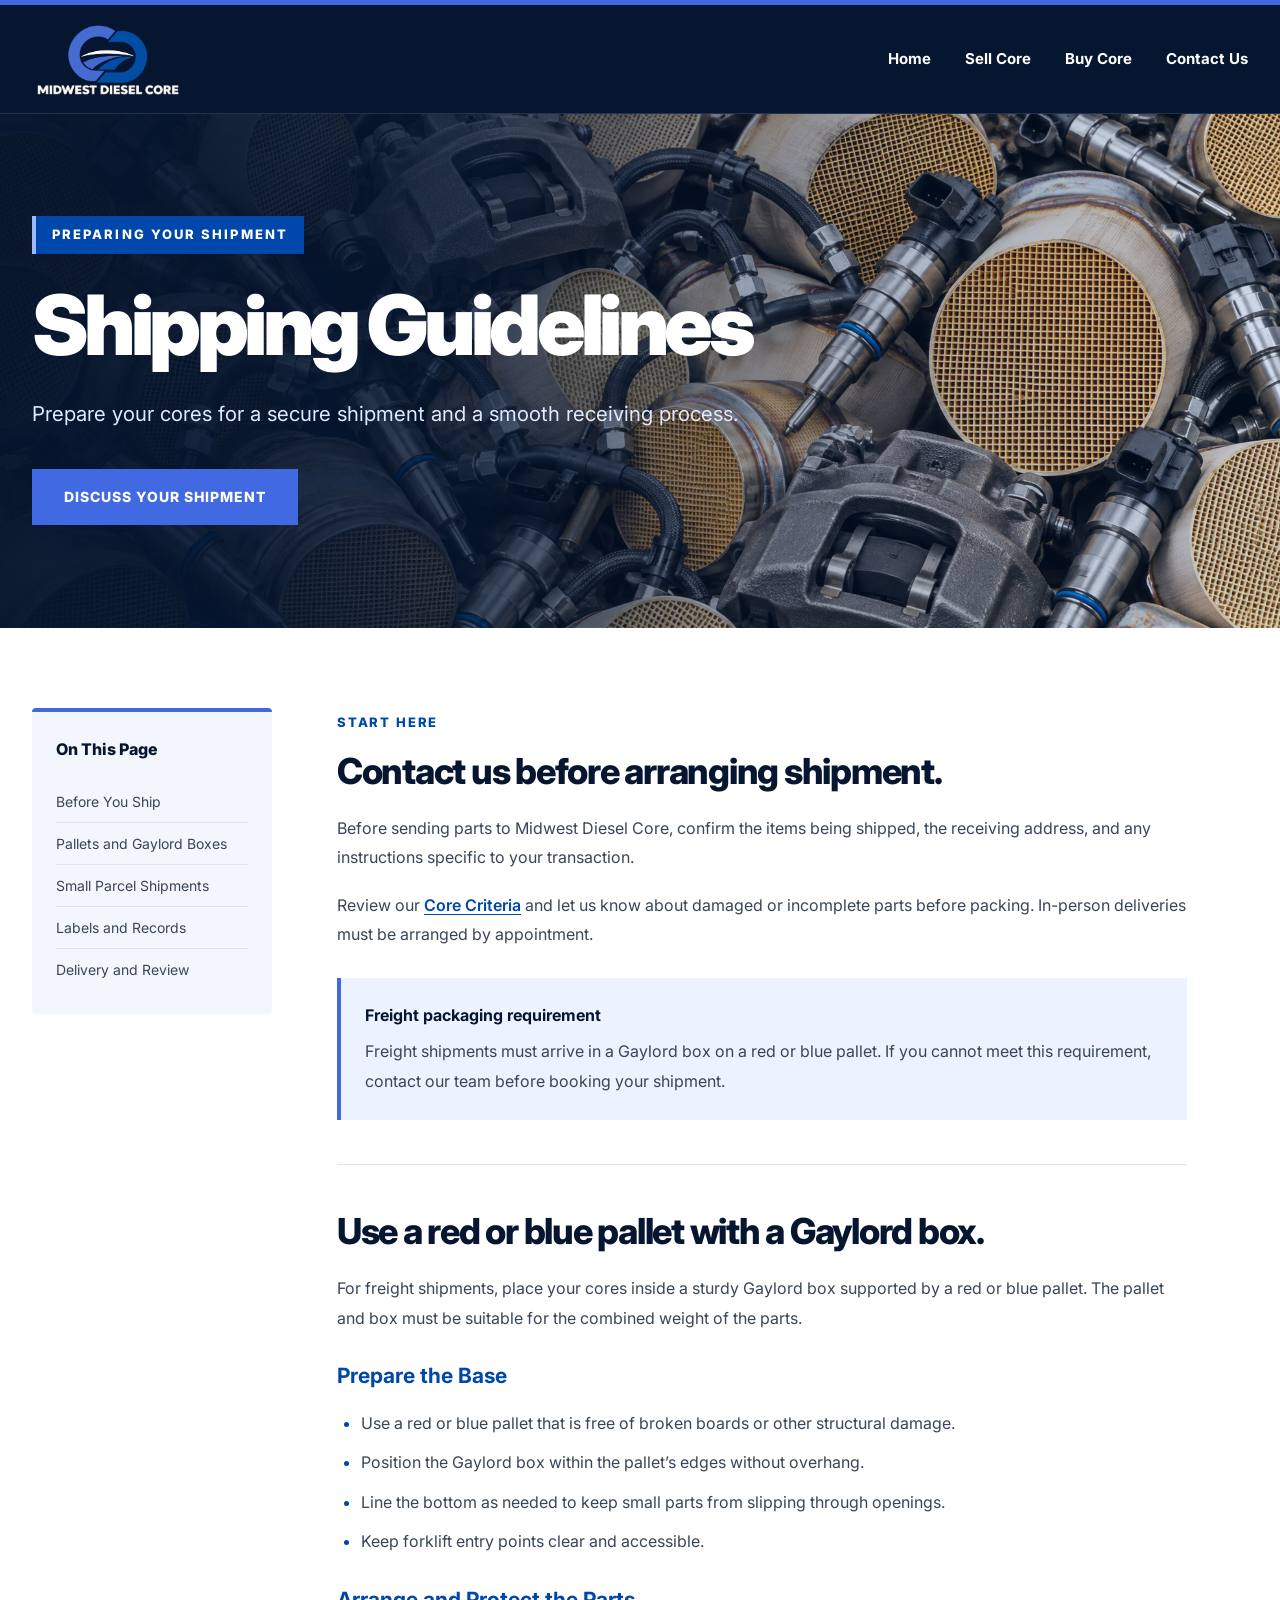
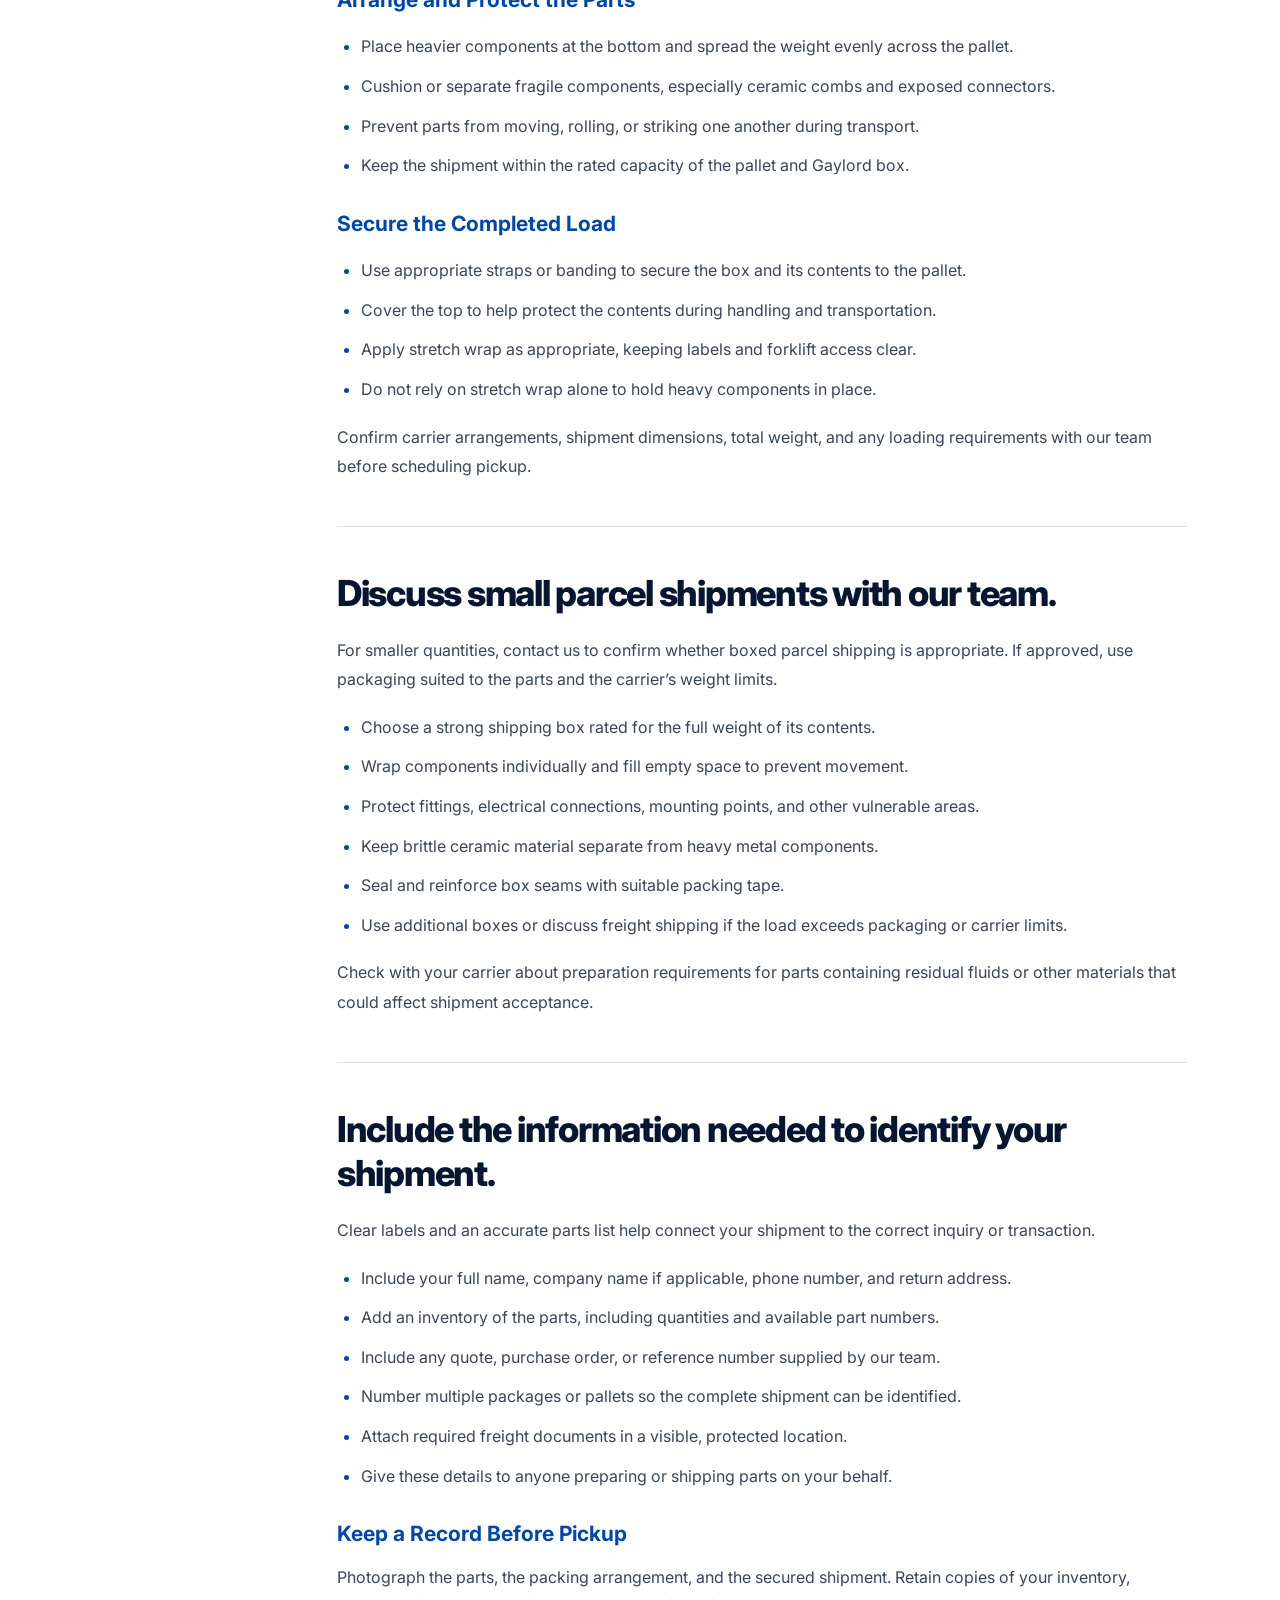
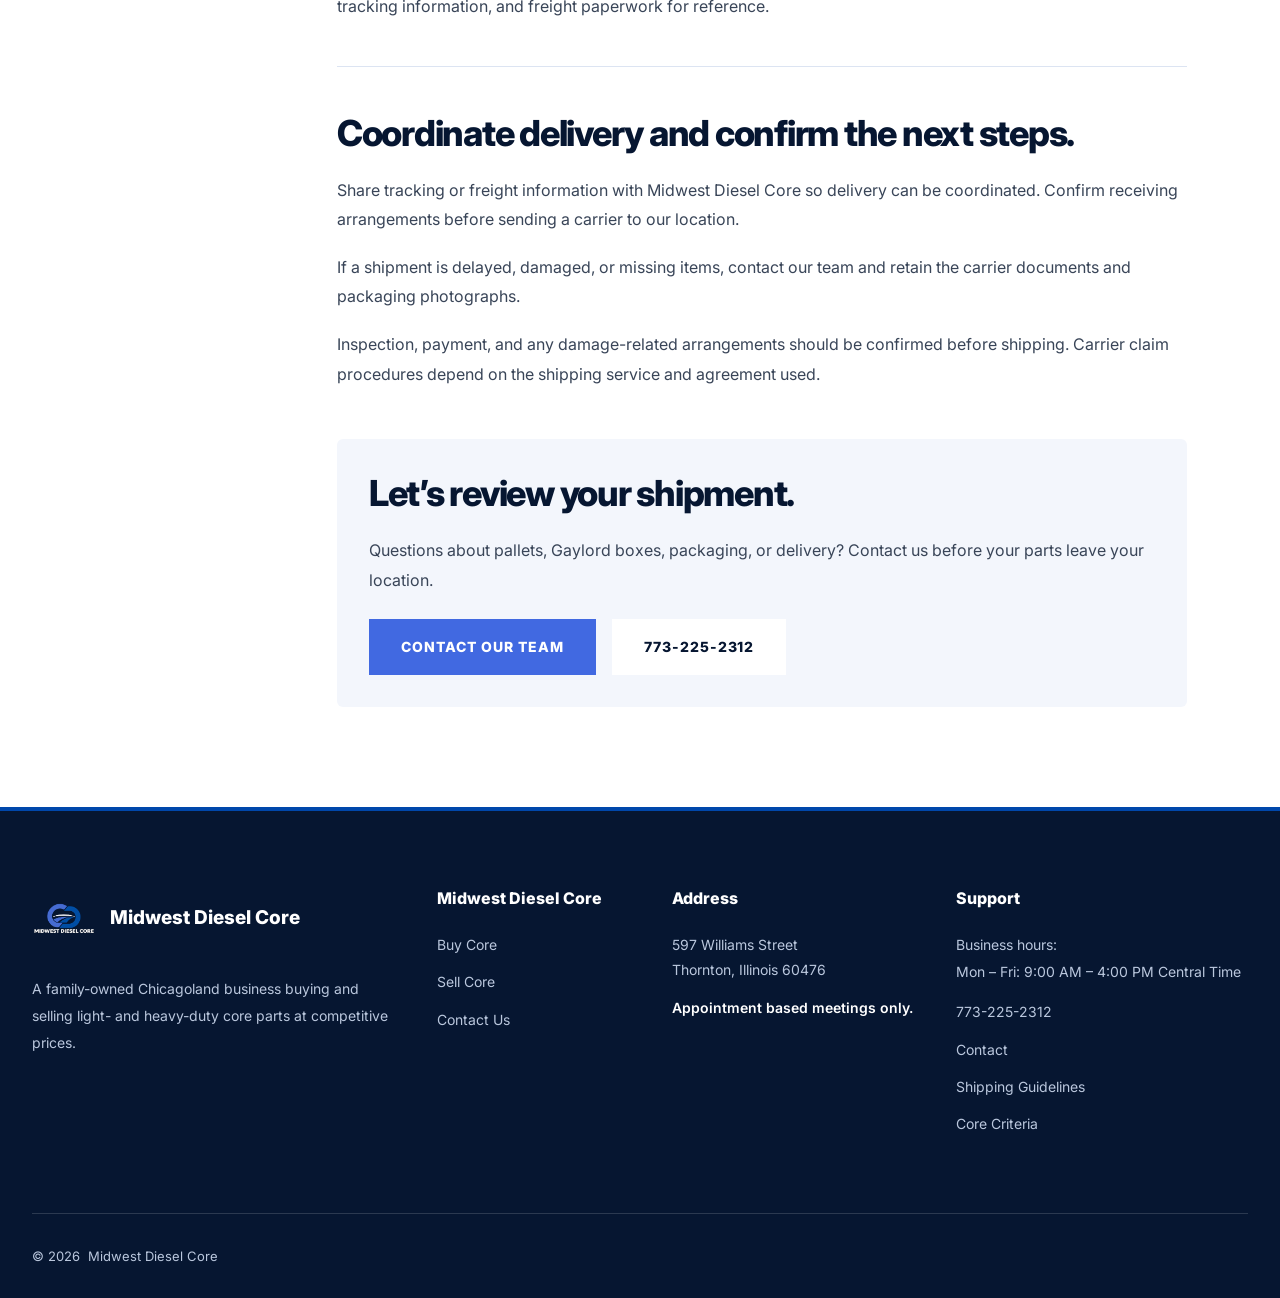
<file: shippingGuidelines.html>
<!doctype html>
<html lang="en">
<head>
  <meta charset="utf-8">
  <meta name="viewport" content="width=device-width, initial-scale=1">

  <meta
    name="description"
    content="Review shipping and packaging requirements for sending core parts to Midwest Diesel Core."
  >

  <title>Shipping Guidelines | Midwest Diesel Core</title>

  <link rel="preconnect" href="https://fonts.googleapis.com">
  <link rel="preconnect" href="https://fonts.gstatic.com" crossorigin>

  <link
    href="https://fonts.googleapis.com/css2?family=Inter:wght@400;500;600;700;800;900&display=swap"
    rel="stylesheet"
  >

  <link rel="stylesheet" href="css/styles.css">
  <link rel="icon" type="image/png" href="images/favicon.png">
</head>

<body>

  <!-- HEADER -->
  <header class="site-header">
    <div class="container nav">
      <a class="brand header-brand" href="index.html">
        <img
          class="brand-logo"
          src="images/mdcLogo.png"
          alt="Midwest Diesel Core"
        >
      </a>

      <button
        class="menu-btn"
        type="button"
        aria-label="Open navigation"
        aria-expanded="false"
        aria-controls="main-navigation"
      >
        ☰
      </button>

      <nav
        class="nav-links"
        id="main-navigation"
        aria-label="Main navigation"
      >
        <a href="index.html">Home</a>
        <a href="sellCore.html">Sell Core</a>
        <a href="buyCore.html">Buy Core</a>
        <a href="contactUs.html">Contact Us</a>
      </nav>
    </div>
  </header>

  <main>

    <!-- SHARED BANNER -->
    <section class="hero sell-hero" aria-labelledby="shipping-title">
      <div class="container hero-content">
        <div class="eyebrow">Preparing Your Shipment</div>

        <h1 class="display" id="shipping-title">
          Shipping Guidelines
        </h1>

        <p>
          Prepare your cores for a secure shipment
          and a smooth receiving process.
        </p>

        <div class="hero-actions">
          <a class="btn btn-primary" href="contactUs.html">
            Discuss Your Shipment
          </a>
        </div>
      </div>
    </section>

    <!-- SHIPPING CONTENT -->
    <section class="guide-section">
      <div class="container guide-layout">

        <!-- PAGE NAVIGATION -->
        <aside class="guide-sidebar">
          <nav aria-label="Shipping topics">
            <h2>On This Page</h2>

            <a href="#before-shipping">
              Before You Ship
            </a>

            <a href="#freight-packing">
              Pallets and Gaylord Boxes
            </a>

            <a href="#parcel-packing">
              Small Parcel Shipments
            </a>

            <a href="#shipment-records">
              Labels and Records
            </a>

            <a href="#delivery-review">
              Delivery and Review
            </a>
          </nav>
        </aside>

        <div class="guide-content">

          <!-- BEFORE SHIPPING -->
          <section class="guide-block" id="before-shipping">
            <span class="sell-label">Start Here</span>

            <h2>Contact us before arranging shipment.</h2>

            <p>
              Before sending parts to Midwest Diesel Core,
              confirm the items being shipped, the receiving
              address, and any instructions specific to
              your transaction.
            </p>

            <p>
              Review our
              <a href="coreCriteria.html">Core Criteria</a>
              and let us know about damaged or incomplete
              parts before packing. In-person deliveries
              must be arranged by appointment.
            </p>

            <div class="guide-callout">
              <strong>Freight packaging requirement</strong>

              <p>
                Freight shipments must arrive in a Gaylord
                box on a red or blue pallet. If you cannot
                meet this requirement, contact our team
                before booking your shipment.
              </p>
            </div>
          </section>

          <!-- PALLETS AND GAYLORD BOXES -->
          <section class="guide-block" id="freight-packing">
            <h2>Use a red or blue pallet with a Gaylord box.</h2>

            <p>
              For freight shipments, place your cores inside
              a sturdy Gaylord box supported by a red or blue
              pallet. The pallet and box must be suitable
              for the combined weight of the parts.
            </p>

            <h3>Prepare the Base</h3>

            <ul>
              <li>
                Use a red or blue pallet that is free of
                broken boards or other structural damage.
              </li>
              <li>
                Position the Gaylord box within the pallet’s
                edges without overhang.
              </li>
              <li>
                Line the bottom as needed to keep small parts
                from slipping through openings.
              </li>
              <li>
                Keep forklift entry points clear and accessible.
              </li>
            </ul>

            <h3>Arrange and Protect the Parts</h3>

            <ul>
              <li>
                Place heavier components at the bottom and
                spread the weight evenly across the pallet.
              </li>
              <li>
                Cushion or separate fragile components,
                especially ceramic combs and exposed connectors.
              </li>
              <li>
                Prevent parts from moving, rolling, or
                striking one another during transport.
              </li>
              <li>
                Keep the shipment within the rated capacity
                of the pallet and Gaylord box.
              </li>
            </ul>

            <h3>Secure the Completed Load</h3>

            <ul>
              <li>
                Use appropriate straps or banding to secure
                the box and its contents to the pallet.
              </li>
              <li>
                Cover the top to help protect the contents
                during handling and transportation.
              </li>
              <li>
                Apply stretch wrap as appropriate, keeping
                labels and forklift access clear.
              </li>
              <li>
                Do not rely on stretch wrap alone to hold
                heavy components in place.
              </li>
            </ul>

            <p>
              Confirm carrier arrangements, shipment dimensions,
              total weight, and any loading requirements with
              our team before scheduling pickup.
            </p>
          </section>

          <!-- SMALL PARCELS -->
          <section class="guide-block" id="parcel-packing">
            <h2>Discuss small parcel shipments with our team.</h2>

            <p>
              For smaller quantities, contact us to confirm
              whether boxed parcel shipping is appropriate.
              If approved, use packaging suited to the parts
              and the carrier’s weight limits.
            </p>

            <ul>
              <li>
                Choose a strong shipping box rated for
                the full weight of its contents.
              </li>
              <li>
                Wrap components individually and fill empty
                space to prevent movement.
              </li>
              <li>
                Protect fittings, electrical connections,
                mounting points, and other vulnerable areas.
              </li>
              <li>
                Keep brittle ceramic material separate from
                heavy metal components.
              </li>
              <li>
                Seal and reinforce box seams with suitable
                packing tape.
              </li>
              <li>
                Use additional boxes or discuss freight
                shipping if the load exceeds packaging
                or carrier limits.
              </li>
            </ul>

            <p>
              Check with your carrier about preparation
              requirements for parts containing residual
              fluids or other materials that could affect
              shipment acceptance.
            </p>
          </section>

          <!-- LABELS AND RECORDS -->
          <section class="guide-block" id="shipment-records">
            <h2>Include the information needed to identify your shipment.</h2>

            <p>
              Clear labels and an accurate parts list help
              connect your shipment to the correct inquiry
              or transaction.
            </p>

            <ul>
              <li>
                Include your full name, company name if
                applicable, phone number, and return address.
              </li>
              <li>
                Add an inventory of the parts, including
                quantities and available part numbers.
              </li>
              <li>
                Include any quote, purchase order, or
                reference number supplied by our team.
              </li>
              <li>
                Number multiple packages or pallets so
                the complete shipment can be identified.
              </li>
              <li>
                Attach required freight documents in
                a visible, protected location.
              </li>
              <li>
                Give these details to anyone preparing
                or shipping parts on your behalf.
              </li>
            </ul>

            <h3>Keep a Record Before Pickup</h3>

            <p>
              Photograph the parts, the packing arrangement,
              and the secured shipment. Retain copies of
              your inventory, tracking information, and
              freight paperwork for reference.
            </p>
          </section>

          <!-- DELIVERY AND REVIEW -->
          <section class="guide-block" id="delivery-review">
            <h2>Coordinate delivery and confirm the next steps.</h2>

            <p>
              Share tracking or freight information with
              Midwest Diesel Core so delivery can be
              coordinated. Confirm receiving arrangements
              before sending a carrier to our location.
            </p>

            <p>
              If a shipment is delayed, damaged, or missing
              items, contact our team and retain the carrier
              documents and packaging photographs.
            </p>

            <p>
              Inspection, payment, and any damage-related
              arrangements should be confirmed before
              shipping. Carrier claim procedures depend
              on the shipping service and agreement used.
            </p>
          </section>

          <!-- CONTACT -->
          <div class="guide-cta">
            <h2>Let’s review your shipment.</h2>

            <p>
              Questions about pallets, Gaylord boxes,
              packaging, or delivery? Contact us before
              your parts leave your location.
            </p>

            <div class="hero-actions">
              <a class="btn btn-primary" href="contactUs.html">
                Contact Our Team
              </a>

              <a class="btn btn-light" href="tel:+17732252312">
                773-225-2312
              </a>
            </div>
          </div>

        </div>
      </div>
    </section>

  </main>

  <!-- FOOTER -->
  <footer class="footer">
    <div class="container">
      <div class="footer-grid">

        <!-- COMPANY DESCRIPTION -->
        <div>
          <a class="brand footer-brand" href="index.html">
            <img
              class="footer-logo"
              src="images/mdcLogo.png"
              alt="Midwest Diesel Core Logo"
            >

            <span>Midwest Diesel Core</span>
          </a>

          <p style="margin-top: 18px; max-width: 360px;">
            A family-owned Chicagoland business buying
            and selling light- and heavy-duty core parts
            at competitive prices.
          </p>
        </div>

        <!-- WEBSITE NAVIGATION -->
        <div>
          <h4>Midwest Diesel Core</h4>

          <a href="buyCore.html">Buy Core</a>
          <a href="sellCore.html">Sell Core</a>
          <a href="contactUs.html">Contact Us</a>
        </div>

        <!-- ADDRESS -->
        <div>
          <h4>Address</h4>

          <a
            href="https://www.google.com/maps/search/?api=1&amp;query=597+Williams+Street+Thornton+IL+60476"
            target="_blank"
            rel="noopener noreferrer"
          >
            597 Williams Street<br>
            Thornton, Illinois 60476
          </a>

          <p>
            <strong>Appointment based meetings only.</strong>
          </p>
        </div>

        <!-- SUPPORT -->
        <div>
          <h4>Support</h4>

          <p>
            Business hours:<br>
            Mon – Fri: 9:00 AM – 4:00 PM Central Time
          </p>

          <a href="tel:+17732252312">
            773-225-2312
          </a>

          <a href="contactUs.html">Contact</a>

          <a
            href="shippingGuidelines.html"
            aria-current="page"
          >
            Shipping Guidelines
          </a>

          <a href="coreCriteria.html">
            Core Criteria
          </a>
        </div>

      </div>

      <div class="footer-bottom">
        <span>
          &copy; <span id="year"></span> Midwest Diesel Core
        </span>
      </div>
    </div>
  </footer>

  <!-- SCRIPTS -->
  <script src="js/main.js"></script>

  <script>
    const shippingFooterYear = document.getElementById("year");

    if (shippingFooterYear) {
      shippingFooterYear.textContent = new Date().getFullYear();
    }
  </script>

</body>
</html>
</file>
<file: css/styles.css>
/* Colors and base styles */

:root {
    --royal-blue: #4169e1;
    --cobalt-blue: #0047ab;
    --dark-blue: #061631;
    --black: #101318;
    --white: #ffffff;
    --light-background: #f3f6fc;
    --body-text: #394558;
    --footer-text: #bac7dd;
    --container-width: 1240px;
}

*,
*::before,
*::after {
    box-sizing: border-box;
}

html {
    scroll-behavior: smooth;
}

body {
    margin: 0;
    font-family: "inter", Arial, sans-serif;
    color: var(--black);
    background: var(--white);
    line-height: 1.7;
}

img {
  display: block;
  max-width: 100%;
}

a {
  color: inherit;
  text-decoration: none;
}

button {
  font: inherit;
}

h1,
h2,
h3,
h4,
p {
  margin-top: 0;
}

.container {
  width: min(
    var(--container-width),
    calc(100% - 64px)
  );
  margin-inline: auto;
}

a:focus-visible,
button:focus-visible {
  outline: 3px solid #79baff;
  outline-offset: 6px;
}

/* HEADER AND NAVIGATION */

.site-header {
  position: relative;
  z-index: 100;
  background: var(--dark-blue);
  color: var(--white);
  border-top: 5px solid var(--royal-blue);
  border-bottom: 1px solid rgb(255 255 255 / 12%);
}

.nav {
  display: flex;
  align-items: center;
  justify-content: space-between;
  gap: 32px;
  min-height: 108px;
}

.brand {
  display: inline-flex;
  align-items: center;
  gap: 14px;
  font-weight: 800;
  line-height: 1.3;
}

.header-brand {
  flex-shrink: 0;
}

.brand-logo {
  width: 185px;
  height: 76px;
  object-fit: contain;
  object-position: left center;
}

.nav-links {
  display: flex;
  align-items: center;
  gap: 34px;
}

.nav-links a {
  position: relative;
  padding: 14px 0;
  font-size: 15px;
  font-weight: 700;
  white-space: nowrap;
  transition: color 180ms ease;
}

.nav-links a::after {
  content: "";
  position: absolute;
  right: 0;
  bottom: 4px;
  left: 0;
  height: 3px;
  background: #78a2ff;
  transform: scaleX(0);
  transform-origin: left;
  transition: transform 180ms ease;
}

.nav-links a:hover {
  color: #b8ceff;
}

.nav-links a:hover::after,
.nav-links a[aria-current="page"]::after {
  transform: scaleX(1);
}

.menu-btn {
  display: none;
  align-items: center;
  justify-content: center;
  width: 46px;
  height: 46px;
  padding: 0;
  color: var(--white);
  background: transparent;
  border: 1px solid rgb(255 255 255 / 30%);
  border-radius: 4px;
  font-size: 26px;
  cursor: pointer;
}

/* HERO
   Background belongs to the
   intro so About stays separate. */

.hero {
  background: var(--white);
}

.hero-content {
  position: relative;
  isolation: isolate;
  padding-block: clamp(75px, 9vw, 135px);
  color: var(--white);
}

/* Full-width background inside
   your existing nested structure. */

.hero-content::before {
  content: "";
  position: absolute;
  z-index: -1;
  inset: 0 calc((100% - 100vw) / 2);

  background:
    linear-gradient(
      to right,
      rgb(6 22 49 / 65%),
      rgb(0 71 171 / 15%)
    ),
    url("../images/banner.png");

  background-size: cover;
  background-position: center;
  background-repeat: no-repeat;
}

.eyebrow {
  display: inline-block;
  margin-bottom: 28px;
  padding: 9px 16px;
  border-left: 4px solid #9ebaff;
  background: var(--cobalt-blue);
  font-size: 13px;
  font-weight: 800;
  letter-spacing: 0.16em;
  line-height: 1.5;
  text-transform: uppercase;
}

.display {
  max-width: 1000px;
  margin-bottom: 28px;
  font-size: clamp(48px, 7.5vw, 100px);
  font-weight: 900;
  letter-spacing: -0.055em;
  line-height: 1.04;
}

.hero-content > p {
  max-width: 730px;
  margin-bottom: 36px;
  color: #e0e9ff;
  font-size: clamp(17px, 1.6vw, 21px);
  line-height: 1.8;
}

.hero-actions {
  display: flex;
  flex-wrap: wrap;
  gap: 16px;
}

.btn {
  display: inline-flex;
  align-items: center;
  justify-content: center;
  min-height: 56px;
  padding: 16px 30px;
  border: 2px solid transparent;
  font-size: 14px;
  font-weight: 800;
  letter-spacing: 0.07em;
  line-height: 1.4;
  text-align: center;
  text-transform: uppercase;
  transition:
    background-color 180ms ease,
    color 180ms ease,
    transform 180ms ease;
}

.btn:hover {
  transform: translateY(-2px);
}

.btn-primary {
  color: var(--white);
  background: var(--royal-blue);
  border-color: var(--royal-blue);
}

.btn-primary:hover {
  background: #3156c4;
  border-color: #3156c4;
}

.btn-light {
  color: var(--dark-blue);
  background: var(--white);
  border-color: var(--white);
}

.btn-light:hover {
  background: #e5edff;
  border-color: #e5edff;
}

/* STAGGERED ABOUT SECTIONS */

.about-section {
  width: min(
    var(--container-width),
    calc(100% - 64px)
  );
  margin-inline: auto;
  padding-block: 100px 110px;
}

.about-row {
  display: grid;
  grid-template-columns: minmax(0, 1.2fr) minmax(0, 1fr);
  align-items: center;
  gap: clamp(36px, 6vw, 90px);
}

.about-row + .about-row {
  margin-top: 110px;
}

/* Second row: image left,
   paragraph right. */

.about-row-reversed {
  grid-template-columns: minmax(0, 1fr) minmax(0, 1.2fr);
}

.about-row-reversed .about-image {
  grid-column: 1;
  grid-row: 1;
}

.about-row-reversed .about-text {
  grid-column: 2;
  grid-row: 1;
}

.about-text {
  min-width: 0;
}

.about-text::before {
  content: "";
  display: block;
  width: 56px;
  height: 5px;
  margin-bottom: 22px;
  background: var(--royal-blue);
}

.about-text h2 {
  margin-bottom: 22px;
  color: var(--cobalt-blue);
  font-size: clamp(28px, 3vw, 40px);
  font-weight: 800;
  letter-spacing: -0.035em;
  line-height: 1.18;
}

.about-text p {
  margin-bottom: 0;
  color: var(--body-text);
  font-size: 17px;
  line-height: 1.9;
}

.about-image {
  width: 100%;
  aspect-ratio: 4 / 3;
  object-fit: cover;
  background: var(--light-background);
  border: 1px solid #dce4f2;
  border-radius: 6px;
  box-shadow: 14px 14px 0 #e8eefb;
}

.about-row-reversed .about-image {
  box-shadow: -14px 14px 0 #e8eefb;
}

/* FOOTER */

.footer {
  padding-top: 75px;
  color: var(--footer-text);
  background: var(--dark-blue);
  border-top: 4px solid var(--cobalt-blue);
}

.footer-grid {
  display: grid;
  grid-template-columns:
    minmax(0, 1.5fr)
    minmax(0, 0.8fr)
    minmax(0, 1fr)
    minmax(0, 1.2fr);
  gap: 40px;
  padding-bottom: 65px;
}

.footer-grid > div {
  min-width: 0;
}

.footer-brand {
  color: var(--white);
  font-size: 19px;
}

.footer-logo {
  width: 64px;
  height: 64px;
  flex-shrink: 0;
  object-fit: contain;
}

.footer-grid h4 {
  margin-bottom: 22px;
  color: var(--white);
  font-size: 16px;
  font-weight: 800;
  line-height: 1.5;
}

.footer-grid p {
  color: var(--footer-text);
  font-size: 14px;
  line-height: 1.9;
}

.footer-grid > div > a:not(.brand) {
  display: block;
  width: fit-content;
  margin-bottom: 12px;
  font-size: 14px;
  line-height: 1.8;
  overflow-wrap: anywhere;
}

.footer a[href] {
  transition: color 180ms ease;
}

.footer a[href]:hover {
  color: var(--white);
}

.footer strong {
  color: var(--white);
  font-weight: 600;
}

.footer-bottom {
  display: flex;
  align-items: center;
  min-height: 85px;
  padding-block: 22px;
  border-top: 1px solid rgb(255 255 255 / 15%);
  font-size: 13px;
}

/* Adds spacing after your
   dynamically generated year. */

#year {
  margin-right: 0.3em;
}

/* TABLETS */

@media (max-width: 1000px) {
  .nav {
    gap: 24px;
  }

  .nav-links {
    gap: 22px;
  }

  .brand-logo {
    width: 155px;
  }

  .footer-grid {
    grid-template-columns: repeat(2, minmax(0, 1fr));
    gap: 40px;
  }
}

/* PHONES AND SMALL TABLETS */

@media (max-width: 760px) {
  .container,
  .about-section {
    width: calc(100% - 40px);
  }

  .nav {
    flex-wrap: wrap;
    gap: 0;
    min-height: 88px;
    padding-block: 12px;
  }

  .brand-logo {
    width: 145px;
    height: 60px;
  }

  /* Navigation stays visible by
     default without JavaScript. */

  .nav-links {
    display: flex;
    flex-wrap: wrap;
    justify-content: center;
    gap: 8px 24px;
    width: 100%;
    margin-top: 12px;
    padding-top: 12px;
    border-top: 1px solid rgb(255 255 255 / 12%);
  }

  .nav-links a {
    padding-block: 10px;
    font-size: 14px;
  }

  /* Optional collapsible menu:
     requires the JS shown below. */

  .site-header.menu-enabled .menu-btn {
    display: inline-flex;
    margin-left: auto;
  }

  .site-header.menu-enabled .nav-links {
    display: none;
  }

  .site-header.menu-enabled .menu-btn[aria-expanded="true"]
    + .nav-links {
    display: flex;
  }

  .hero-content {
    padding-block: 65px 75px;
  }

  .eyebrow {
    margin-bottom: 24px;
    font-size: 11px;
    letter-spacing: 0.12em;
  }

  .display {
    font-size: clamp(42px, 9vw, 64px);
  }

  .hero-content > p {
    font-size: 17px;
  }

  .btn {
    min-height: 52px;
    padding: 14px 24px;
    font-size: 13px;
  }

  .about-section {
    padding-block: 65px 80px;
  }

  .about-row,
  .about-row-reversed {
    grid-template-columns: minmax(0, 1fr);
    gap: 32px;
  }

  .about-row + .about-row {
    margin-top: 75px;
  }

  /* On mobile, each paragraph appears before its image. */

  .about-row-reversed .about-text,
  .about-row-reversed .about-image {
    grid-column: auto;
    grid-row: auto;
  }

  .about-text p {
    font-size: 16px;
    line-height: 1.85;
  }

  .about-image,
  .about-row-reversed .about-image {
    box-shadow: 8px 8px 0 #e8eefb;
  }

  .footer {
    padding-top: 55px;
  }

  .footer-grid {
    gap: 35px;
    padding-bottom: 45px;
  }
}

@media (max-width: 480px) {
  .hero-actions {
    flex-direction: column;
    align-items: stretch;
  }

  .footer-grid {
    grid-template-columns: minmax(0, 1fr);
  }
}

/* Reduced Motion */

@media (prefers-reduced-motion: reduce) {
  html {
    scroll-behavior: auto;
  }

  *,
  *::before,
  *::after {
    transition: none !important;
    animation: none !important;
  }
}

/* SELL CORE PAGE */

.sell-hero .hero-content {
  padding-block: clamp(70px, 8vw, 115px);
}

.sell-hero .display {
  font-size: clamp(44px, 6.5vw, 84px);
}

/* Shared section headings */

.sell-label {
  display: inline-block;
  margin-bottom: 16px;
  color: var(--cobalt-blue);
  font-size: 13px;
  font-weight: 800;
  letter-spacing: 0.14em;
  text-transform: uppercase;
}

.sell-section-heading {
  max-width: 720px;
  margin-bottom: 42px;
}

.sell-section-heading h2,
.sell-inquiry-intro h2 {
  margin-bottom: 20px;
  color: var(--dark-blue);
  font-size: clamp(30px, 3.5vw, 46px);
  font-weight: 800;
  letter-spacing: -0.04em;
  line-height: 1.15;
}

.sell-section-heading p,
.sell-inquiry-intro > p {
  color: var(--body-text);
  font-size: 17px;
  line-height: 1.85;
}

/* Process cards */

.sell-process {
  padding-block: 85px;
}

.sell-steps {
  display: grid;
  grid-template-columns: repeat(3, minmax(0, 1fr));
  gap: 24px;
  margin: 0;
  padding: 0;
  list-style: none;
}

.sell-steps li {
  padding: 30px;
  background: var(--light-background);
  border-top: 4px solid var(--royal-blue);
}

.sell-step-number {
  display: block;
  margin-bottom: 20px;
  color: var(--cobalt-blue);
  font-size: 36px;
  font-weight: 900;
  line-height: 1;
}

.sell-steps h3 {
  margin-bottom: 14px;
  color: var(--dark-blue);
  font-size: 20px;
  line-height: 1.4;
}

.sell-steps p {
  margin-bottom: 0;
  color: var(--body-text);
  font-size: 15px;
  line-height: 1.85;
}

/* Inquiry section */

.sell-inquiry {
  padding-block: 85px;
  background: var(--light-background);
  scroll-margin-top: 24px;
}

.sell-inquiry-layout {
  display: grid;
  grid-template-columns: minmax(0, 0.8fr) minmax(0, 1.2fr);
  align-items: start;
  gap: 60px;
}

.sell-inquiry-intro,
.sell-form {
  min-width: 0;
}

.sell-contact-note {
  margin-top: 30px;
  padding: 22px 0 0 20px;
  border-left: 4px solid var(--royal-blue);
}

.sell-contact-note strong,
.sell-contact-note a {
  display: block;
}

.sell-contact-note a {
  margin-top: 6px;
  color: var(--cobalt-blue);
  font-size: 22px;
  font-weight: 800;
}

.sell-contact-note p {
  margin: 10px 0 0;
  color: var(--body-text);
  font-size: 14px;
}

/* Form */

.sell-form {
  padding: 36px;
  background: var(--white);
  border: 1px solid #dce4f2;
  border-radius: 8px;
  box-shadow: 0 12px 35px rgb(6 22 49 / 6%);
}

.sell-demo-notice {
  margin-bottom: 20px;
  padding: 12px 16px;
  color: var(--dark-blue);
  background: #edf2ff;
  border-left: 3px solid var(--royal-blue);
  font-size: 13px;
}

.sell-required-note {
  margin-bottom: 22px;
  color: var(--body-text);
  font-size: 13px;
}

.sell-form-grid {
  display: grid;
  grid-template-columns: repeat(2, minmax(0, 1fr));
  gap: 22px;
  margin-bottom: 26px;
}

.sell-field {
  min-width: 0;
}

.sell-field-full {
  grid-column: 1 / -1;
}

.sell-field label {
  display: block;
  margin-bottom: 8px;
  color: var(--dark-blue);
  font-size: 14px;
  font-weight: 700;
}

.sell-field input,
.sell-field select,
.sell-field textarea {
  display: block;
  width: 100%;
  min-height: 48px;
  padding: 12px 14px;
  color: var(--black);
  background: var(--white);
  border: 1px solid #bbc7da;
  border-radius: 4px;
  font: inherit;
  font-size: 16px;
  line-height: 1.5;
}

.sell-field textarea {
  resize: vertical;
}

.sell-field input::placeholder,
.sell-field textarea::placeholder {
  color: #66758b;
}

.sell-field input:focus-visible,
.sell-field select:focus-visible,
.sell-field textarea:focus-visible {
  outline: 3px solid rgb(65 105 225 / 25%);
  outline-offset: 2px;
  border-color: var(--royal-blue);
}

.sell-form button {
  cursor: pointer;
}

.sell-form button:disabled {
  opacity: 0.6;
  cursor: not-allowed;
}

.sell-form-status {
  margin: 18px 0 0;
  color: var(--cobalt-blue);
  font-size: 14px;
  font-weight: 600;
}

.sell-form-status:empty {
  display: none;
}

/* Responsive layout */

@media (max-width: 1000px) {
  .sell-inquiry-layout {
    grid-template-columns: minmax(0, 1fr);
    gap: 36px;
  }

  .sell-inquiry-intro {
    max-width: 720px;
  }
}

@media (max-width: 760px) {
  .sell-process,
  .sell-inquiry {
    padding-block: 60px;
  }

  .sell-steps {
    grid-template-columns: minmax(0, 1fr);
  }

  .sell-form {
    padding: 24px;
  }
}

@media (max-width: 480px) {
  .sell-form-grid {
    grid-template-columns: minmax(0, 1fr);
  }

  .sell-form .btn {
    width: 100%;
  }
}

.sell-step-link {
  color: var(--cobalt-blue);
  font-weight: 700;
  text-decoration: underline;
  text-underline-offset: 3px;
}

.sell-step-link:hover {
  color: var(--royal-blue);
}

/* CONTACT PAGE */

.contact-section {
  padding-block: 85px;
  background: var(--light-background);
}

.contact-layout {
  display: grid;
  grid-template-columns: minmax(0, 1.35fr) minmax(0, 1fr);
  align-items: start;
  gap: 40px;
}

#contact-form {
  scroll-margin-top: 24px;
}

#contact-form .btn {
  width: 100%;
}

.contact-card {
  min-width: 0;
  padding: 36px;
  color: var(--white);
  background: var(--dark-blue);
  border-top: 4px solid var(--royal-blue);
  border-radius: 8px;
}

.contact-card > h2 {
  margin-bottom: 30px;
  font-size: 25px;
  font-weight: 800;
  letter-spacing: -0.03em;
  line-height: 1.3;
}

.contact-card-block + .contact-card-block {
  margin-top: 28px;
  padding-top: 28px;
  border-top: 1px solid rgb(255 255 255 / 15%);
}

.contact-card h3 {
  margin-bottom: 12px;
  color: var(--footer-text);
  font-size: 12px;
  font-weight: 800;
  letter-spacing: 0.1em;
  text-transform: uppercase;
}

.contact-card p,
.contact-card address {
  margin-bottom: 0;
  font-size: 16px;
  font-style: normal;
  line-height: 1.8;
}

.contact-phone {
  display: inline-block;
  color: #a9c3ff;
  font-size: clamp(24px, 2.5vw, 32px);
  font-weight: 800;
  letter-spacing: -0.03em;
}

.contact-card a:hover {
  text-decoration: underline;
  text-underline-offset: 4px;
}

.contact-card .contact-appointment {
  margin-top: 14px;
  color: var(--footer-text);
  font-size: 14px;
}

.contact-help-links {
  display: grid;
  gap: 12px;
}

.contact-help-links a {
  width: fit-content;
  color: #a9c3ff;
  font-size: 15px;
  font-weight: 600;
}

@media (max-width: 900px) {
  .contact-layout {
    grid-template-columns: minmax(0, 1fr);
    gap: 30px;
  }
}

@media (max-width: 760px) {
  .contact-section {
    padding-block: 60px;
  }

  .contact-card {
    padding: 26px;
  }
}

/* SHIPPING AND CORE CRITERIA PAGES */

.guide-section {
  padding-block: 80px 100px;
  background: var(--white);
}

.guide-layout {
  display: grid;
  grid-template-columns: 240px minmax(0, 1fr);
  align-items: start;
  gap: 65px;
}

.guide-sidebar {
  min-width: 0;
  position: sticky;
  top: 24px;
  padding: 24px;
  background: var(--light-background);
  border-top: 4px solid var(--royal-blue);
  border-radius: 4px;
}

.guide-sidebar h2 {
  margin-bottom: 18px;
  color: var(--dark-blue);
  font-size: 16px;
  font-weight: 800;
}

.guide-sidebar a {
  display: block;
  padding-block: 10px;
  color: var(--body-text);
  font-size: 14px;
  line-height: 1.5;
}

.guide-sidebar a + a {
  border-top: 1px solid #dce4f2;
}

.guide-sidebar a:hover {
  color: var(--cobalt-blue);
  text-decoration: underline;
  text-underline-offset: 4px;
}

.guide-content {
  min-width: 0;
  max-width: 850px;
}

.guide-block {
  scroll-margin-top: 30px;
}

.guide-block + .guide-block {
  margin-top: 44px;
  padding-top: 44px;
  border-top: 1px solid #dce4f2;
}

.guide-block h2,
.guide-cta h2 {
  margin-bottom: 20px;
  color: var(--dark-blue);
  font-size: clamp(26px, 2.8vw, 36px);
  font-weight: 800;
  letter-spacing: -0.035em;
  line-height: 1.25;
}

.guide-block h3 {
  margin-top: 28px;
  margin-bottom: 14px;
  color: var(--cobalt-blue);
  font-size: 21px;
  line-height: 1.4;
}

.guide-block p,
.guide-block li,
.guide-cta p {
  color: var(--body-text);
  font-size: 16px;
  line-height: 1.85;
}

.guide-block p {
  margin-bottom: 18px;
}

.guide-block ul {
  margin: 18px 0;
  padding-left: 24px;
}

.guide-block li + li {
  margin-top: 10px;
}

.guide-block li::marker {
  color: var(--cobalt-blue);
}

.guide-content a:not(.btn) {
  color: var(--cobalt-blue);
  font-weight: 600;
  text-decoration: underline;
  text-underline-offset: 3px;
}

.guide-content a:not(.btn):hover {
  color: var(--royal-blue);
}

.guide-callout {
  margin-top: 28px;
  padding: 24px;
  background: #edf2ff;
  border-left: 4px solid var(--royal-blue);
}

.guide-callout strong {
  color: var(--dark-blue);
}

.guide-callout p {
  margin: 8px 0 0;
}

.guide-cta {
  margin-top: 50px;
  padding: 32px;
  background: var(--light-background);
  border-radius: 6px;
}

.guide-cta p {
  margin-bottom: 24px;
}

@media (max-width: 900px) {
  .guide-layout {
    grid-template-columns: minmax(0, 1fr);
    gap: 40px;
  }

  .guide-sidebar {
    position: static;
  }

  .guide-content {
    max-width: none;
  }
}

@media (max-width: 760px) {
  .guide-section {
    padding-block: 55px 70px;
  }

  .guide-block + .guide-block {
    margin-top: 32px;
    padding-top: 32px;
  }

  .guide-callout,
  .guide-cta {
    padding: 22px;
  }
}
</file>
